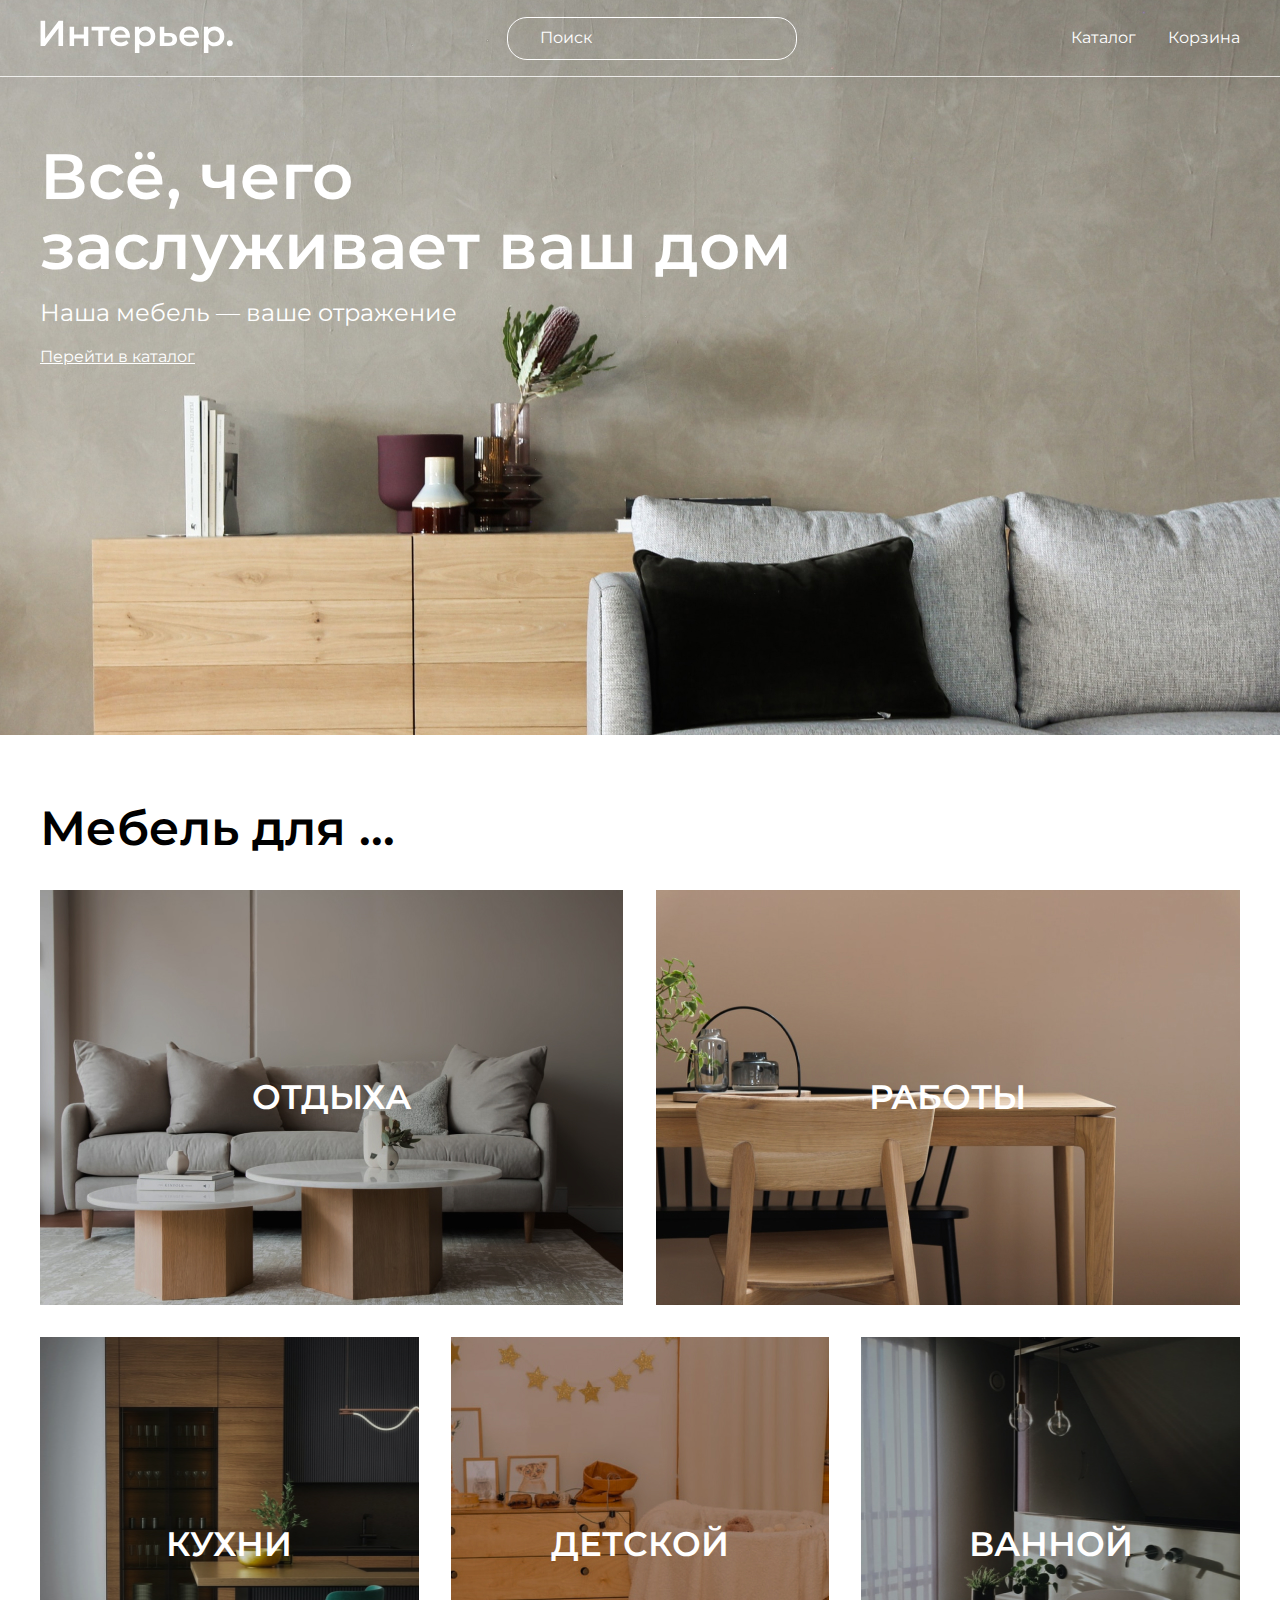
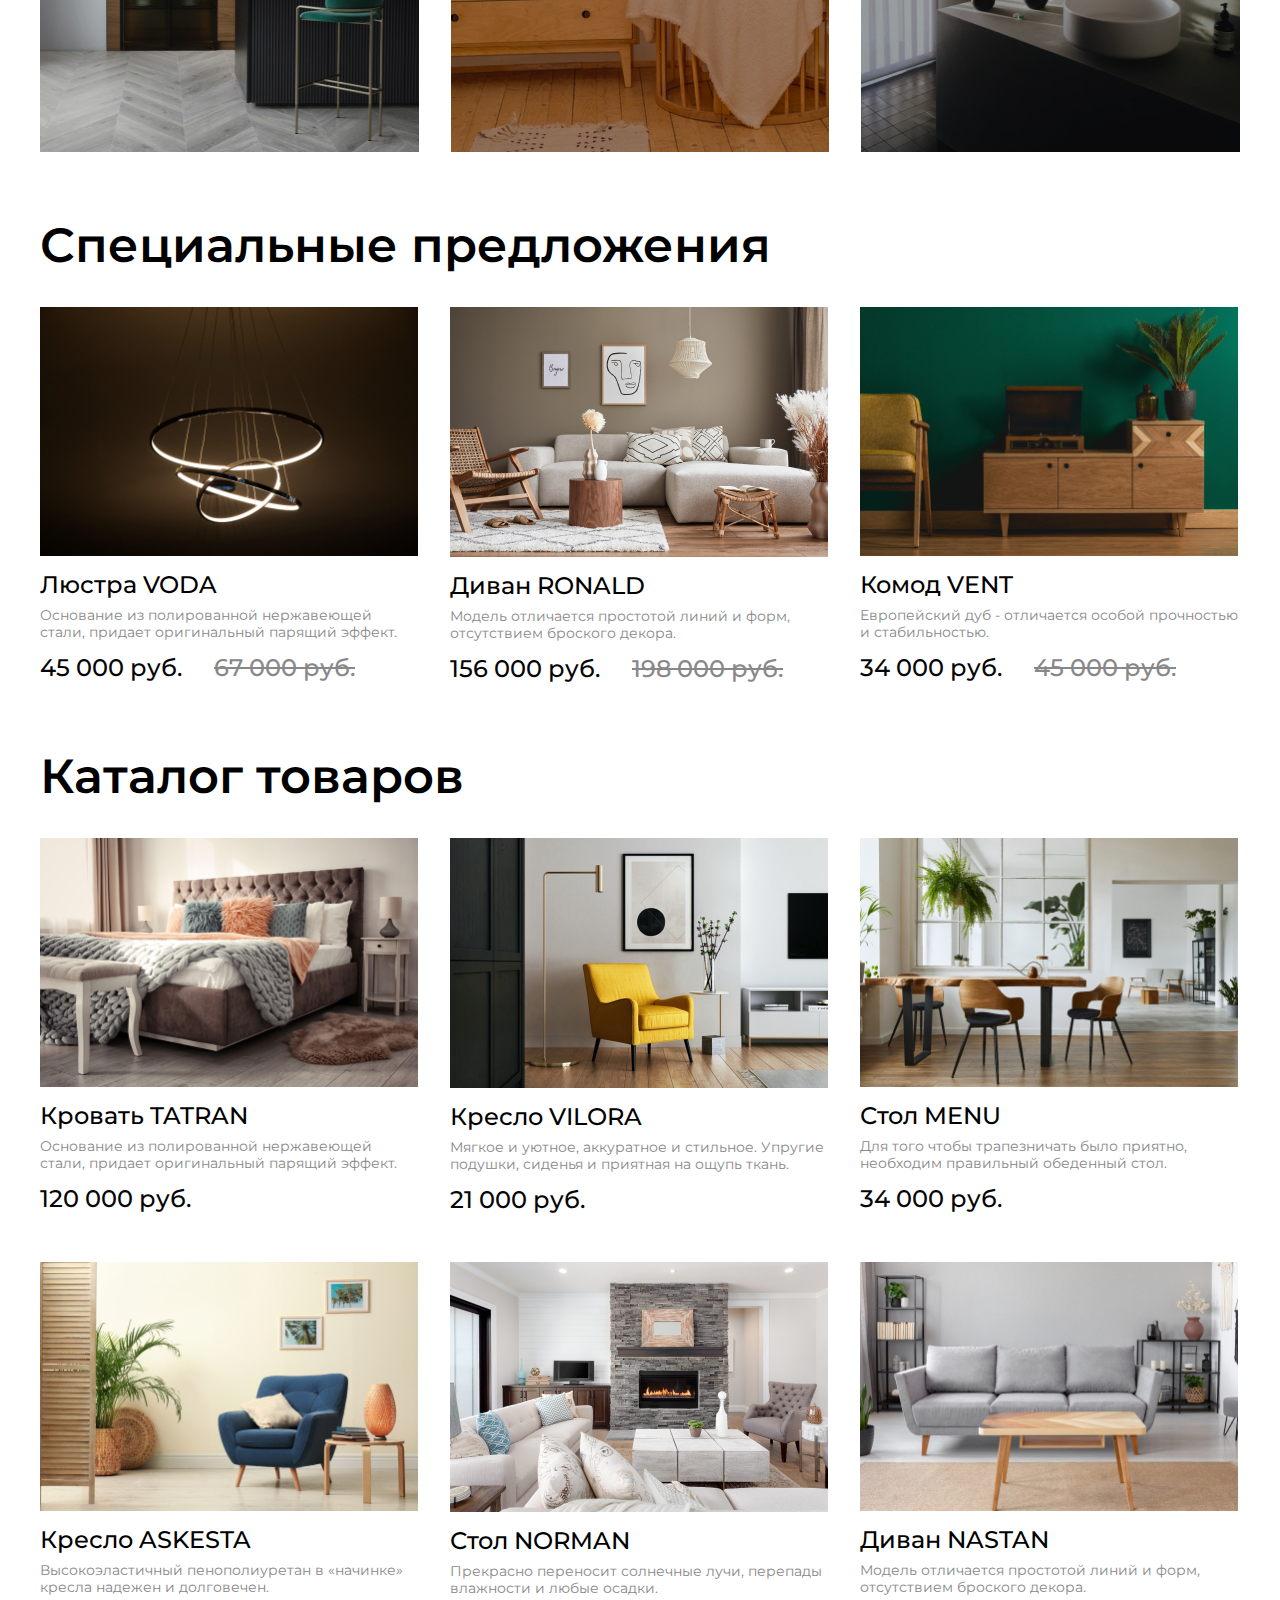
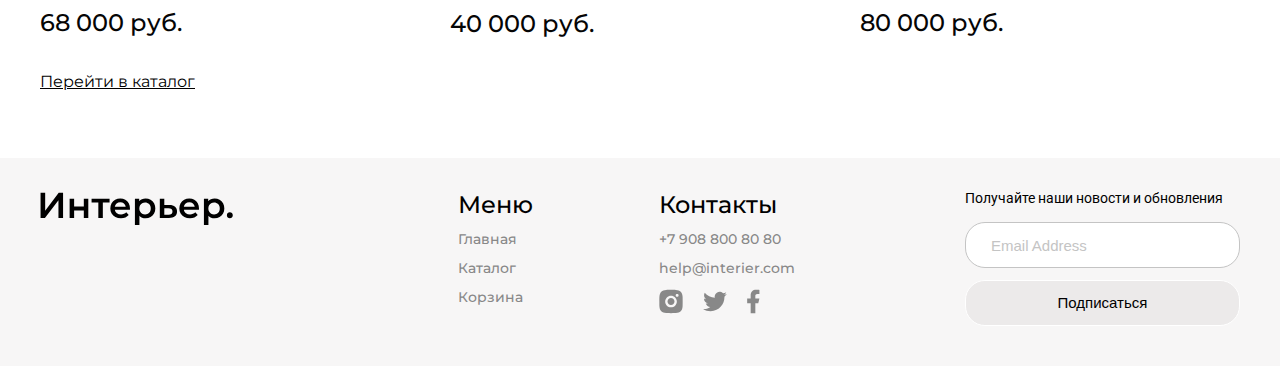
<file: index.html>
<!DOCTYPE html>
<html lang="en">
<head>
  <meta charset="UTF-8">
  <meta name="viewport" content="width=device-width, initial-scale=1.0">
  <meta http-equiv="X-UA-Compatible" content="ie=edge">
  <title>Main</title>
  <link rel="preconnect" href="https://fonts.googleapis.com">
<link rel="preconnect" href="https://fonts.gstatic.com" crossorigin>
<link href="https://fonts.googleapis.com/css2?family=Lato:ital,wght@0,700;1,300;1,900&family=Montserrat:ital,wght@0,400;0,500;0,600;1,400;1,500;1,600&family=Roboto&display=swap" rel="stylesheet">
  <link rel="stylesheet" href="style.css">
</head>
<body>
  <div class="top main">
    <header class="header center">
      <a href="index.html"><img class="top__logo" src="./img/logo.svg" alt="Логотип сайта" title="Вернуться на главную"></a>
      <input type="text" class="top__input" placeholder="Поиск">
      <nav class="top__nav">
        <a href="catalog.html" class="top__link">Каталог</a>
        <a href="cart.html" class="top__link">Корзина</a>
      </nav>
      <div class="menu-mob">
        <a href="#"><svg width="20" height="19" viewBox="0 0 20 19" fill="none" xmlns="http://www.w3.org/2000/svg">
          <g clip-path="url(#clip0_310_627)">
          <path d="M17.5069 16.0085L17.5069 16.0085C17.5897 16.0914 17.6881 16.1571 17.7963 16.2019C17.9046 16.2468 18.0206 16.2698 18.1377 16.2698C18.2549 16.2698 18.3709 16.2468 18.4791 16.2019C18.5873 16.1571 18.6857 16.0914 18.7685 16.0085C18.8514 15.9257 18.9171 15.8274 18.9619 15.7191C19.0068 15.6109 19.0298 15.4949 19.0298 15.3777C19.0298 15.2606 19.0068 15.1446 18.9619 15.0363C18.9171 14.9281 18.8514 14.8298 18.7685 14.7469L18.7685 14.7469L15.4368 11.416C16.4021 10.135 16.8547 8.53846 16.7038 6.93943C16.5501 5.31054 15.7816 3.80139 14.5547 2.719C13.3277 1.63662 11.7345 1.06232 10.0992 1.11292C8.46381 1.16352 6.90917 1.83523 5.7515 2.99141C4.59282 4.14838 3.91891 5.70363 3.86709 7.34023C3.81528 8.97682 4.38946 10.5716 5.47264 11.7995C6.55581 13.0275 8.06645 13.7962 9.69672 13.9491C11.2973 14.0991 12.8949 13.6444 14.1757 12.6766L17.5069 16.0085ZM13.5895 4.25366C14.0271 4.68416 14.3751 5.19703 14.6135 5.76269C14.8518 6.32835 14.9758 6.93561 14.9783 7.54944C14.9808 8.16327 14.8618 8.77152 14.628 9.3391C14.3943 9.90669 14.0505 10.4224 13.6164 10.8564C13.1824 11.2905 12.6667 11.6343 12.0991 11.868C11.5315 12.1018 10.9233 12.2208 10.3094 12.2183C9.6956 12.2158 9.08834 12.0918 8.52268 11.8535C7.95702 11.6151 7.44415 11.2671 7.01365 10.8295C6.15334 9.9551 5.67341 8.77613 5.6784 7.54944C5.6834 6.32275 6.17291 5.14773 7.04032 4.28033C7.90772 3.41292 9.08274 2.92341 10.3094 2.91841C11.5361 2.91342 12.7151 3.39335 13.5895 4.25366Z" fill="white" stroke="white" stroke-width="0.2"/>
          </g>
          <defs>
          <clipPath id="clip0_310_627">
          <rect width="19" height="19" fill="white" transform="translate(0.800537)"/>
          </clipPath>
          </defs>
          </svg>
          </a>
          <a href="#"><svg width="20" height="21" viewBox="0 0 20 21" fill="none" xmlns="http://www.w3.org/2000/svg">
            <rect x="0.800537" y="0.900024" width="4.57143" height="4.57143" fill="white"/>
            <rect x="0.800537" y="8.21436" width="4.57143" height="4.57143" fill="white"/>
            <rect x="0.800537" y="15.5286" width="4.57143" height="4.57143" fill="white"/>
            <rect x="8.11401" y="8.21436" width="4.57143" height="4.57143" fill="white"/>
            <rect x="8.11401" y="15.5286" width="4.57143" height="4.57143" fill="white"/>
            <rect x="8.11401" y="0.900024" width="4.57143" height="4.57143" fill="white"/>
            <rect x="15.4285" y="8.21436" width="4.57143" height="4.57143" fill="white"/>
            <rect x="15.4285" y="15.5286" width="4.57143" height="4.57143" fill="white"/>
            <rect x="15.4285" y="0.900024" width="4.57143" height="4.57143" fill="white"/>
            </svg>
            </a>
          <a href="#"><svg width="25" height="25" viewBox="0 0 25 25" fill="none" xmlns="http://www.w3.org/2000/svg">
            <path d="M14.5834 20.8333C15.1359 20.8333 15.6658 20.6138 16.0565 20.2231C16.4473 19.8324 16.6667 19.3025 16.6667 18.75C16.6667 18.1974 16.4473 17.6675 16.0565 17.2768C15.6658 16.8861 15.1359 16.6666 14.5834 16.6666C14.0309 16.6666 13.501 16.8861 13.1103 17.2768C12.7196 17.6675 12.5001 18.1974 12.5001 18.75C12.5001 19.3025 12.7196 19.8324 13.1103 20.2231C13.501 20.6138 14.0309 20.8333 14.5834 20.8333ZM7.29174 20.8333C7.84428 20.8333 8.37418 20.6138 8.76488 20.2231C9.15558 19.8324 9.37508 19.3025 9.37508 18.75C9.37508 18.1974 9.15558 17.6675 8.76488 17.2768C8.37418 16.8861 7.84428 16.6666 7.29174 16.6666C6.73921 16.6666 6.20931 16.8861 5.81861 17.2768C5.4279 17.6675 5.20841 18.1974 5.20841 18.75C5.20841 19.3025 5.4279 19.8324 5.81861 20.2231C6.20931 20.6138 6.73921 20.8333 7.29174 20.8333ZM20.873 6.16975C21.133 6.16136 21.3796 6.05217 21.5606 5.86525C21.7416 5.67834 21.8428 5.42836 21.8428 5.16819C21.8428 4.90801 21.7416 4.65804 21.5606 4.47112C21.3796 4.28421 21.133 4.17501 20.873 4.16663H19.674C18.7345 4.16663 17.922 4.81871 17.7178 5.73538L16.4126 11.6125C16.2084 12.5291 15.3959 13.1812 14.4563 13.1812H6.63133L5.12924 7.17079H14.8636C15.1212 7.15904 15.3644 7.04844 15.5425 6.86199C15.7206 6.67555 15.82 6.42761 15.82 6.16975C15.82 5.91189 15.7206 5.66395 15.5425 5.47751C15.3644 5.29106 15.1212 5.18046 14.8636 5.16871H5.12924C4.82473 5.16862 4.5242 5.23796 4.25051 5.37145C3.97682 5.50495 3.73716 5.69909 3.54976 5.93911C3.36236 6.17913 3.23215 6.45872 3.16903 6.75662C3.10591 7.05452 3.11154 7.36289 3.1855 7.65829L4.68758 13.6666C4.79586 14.1002 5.046 14.485 5.39821 14.7601C5.75042 15.0351 6.18447 15.1844 6.63133 15.1843H14.4563C15.368 15.1845 16.2524 14.8736 16.9636 14.3032C17.6748 13.7327 18.1701 12.9368 18.3678 12.0468L19.674 6.16975H20.873Z" fill="white"/>
            </svg>
            </a>
      </div>
    </header>
    <section class="center top__content">
        <h1 class="heading-big">Всё, чего <br>заслуживает ваш дом</h1>
        <p class="text">Наша мебель — ваше отражение</p>
        <a href="catalog.html" class="catalogue">Перейти в каталог</a>
    </section>
  </div>
  <section class="section center">
    <h2 class="heading-mid">Мебель для ...</h2>
    <div class="for">
      <div class="for__item for__item_1 for__item-big">ОТДЫХА</div>
      <div class="for__item for__item_2 for__item-big">РАБОТЫ</div>
      <div class="for__item for__item_3 for__item-little">КУХНИ</div>
      <div class="for__item for__item_4 for__item-little">ДЕТСКОЙ</div>
      <div class="for__item for__item_5 for__item-little">ВАННОЙ</div>
    </div>
  </section>
  <section class="special center">
      <h2 class="heading-mid">Специальные предложения</h2>
      <div class="content">
        <div class="product">
        <img src="./img/product2.jpg" class="product__img" alt="Люстра VODA">
        <h3 class="heading-small">Люстра VODA</h3>
        <p class="product__reklama">Основание из полированной нержавеющей стали, придает оригинальный парящий эффект.</p>
        <div class="product__box-price">
          <span class="product__price">45 000 руб.</span>
          <span class="product__price-old">67 000 руб.</span>
          </div>

        </div>
        <div class="product">
        <img src="./img/product3.jpg" class="product__img" alt="Диван RONALD">
          <h3 class="heading-small">Диван RONALD</h3>
          <p class="product__reklama">Модель отличается простотой линий и форм, отсутствием броского декора.</p>
          <div class="product__box-price">
            <span class="product__price">156 000 руб.</span>
            <span class="product__price-old">198 000 руб.</span>
        </div>
      </div>

        <div class="product">
        <img src="./img/product4.jpg" class="product__img" alt="Комод VENT">
      <h3 class="heading-small">Комод VENT</h3>
      <p class="product__reklama">Европейский дуб - отличается особой прочностью и стабильностью.</p>
      <div class="product__box-price">
        <span class="product__price">34 000 руб.</span>
        <span class="product__price-old">45 000 руб.</span>
        </div>
      </div>
      </div>
    </section>

    <section class="center">
      <h2 class="heading-mid">Каталог товаров</h2>
      <div class="content">
        <div class="product">
        <img src="./img/product5.jpg" class="product__img" alt="Кровать TATRAN">
        <h3 class="heading-small">Кровать TATRAN</h3>
        <p class="product__reklama">Основание из полированной нержавеющей стали, придает оригинальный парящий эффект.</p>
        <p class="product__price">120 000 руб.</p>
        </div>

        <div class="product">
        <img src="./img/product6.jpg" class="product__img" alt="Кресло VILORA">
        <h3 class="heading-small">Кресло VILORA</h3>
        <p class="product__reklama">Мягкое и уютное, аккуратное и стильное. Упругие подушки, сиденья и приятная на ощупь ткань.</p>
        <p class="product__price">21 000 руб.</p>
        </div>

        <div class="product">
        <img src="./img/product7.jpg" class="product__img" alt="Стол MENU">
        <h3 class="heading-small">Стол MENU</h3>
        <p class="product__reklama">Для того чтобы трапезничать было приятно, необходим правильный обеденный стол.</p>
        <p class="product__price">34 000 руб.</p>
        </div>

        <div class="product">
        <img src="./img/product8.jpg" class="product__img" alt="Кресло ASKESTA">
        <h3 class="heading-small">Кресло ASKESTA</h3>
        <p class="product__reklama">Высокоэластичный пенополиуретан в «начинке» кресла надежен и долговечен.</p>
        <p class="product__price">68 000 руб.</p>
        </div>

        <div class="product">
        <img src="./img/product9.jpg" class="product__img" alt="Стол NORMAN">
        <h3 class="heading-small">Стол NORMAN</h3>
        <p class="product__reklama">Прекрасно переносит солнечные лучи, перепады влажности и любые осадки.</p>
        <p class="product__price">40 000 руб.</p>
        </div>

        <div class="product">
        <img src="./img/product10.jpg" class="product__img" alt="Диван NASTAN">
        <h3 class="heading-small">Диван NASTAN</h3>
        <p class="product__reklama">Модель отличается простотой линий и форм, отсутствием броского декора.</p>
        <p class="product__price">80 000 руб.</p>
        </div>
      </div>
      <div class="prefooter center">
        <a href="catalog.html" class="prefooter__link">Перейти в каталог</a>
      </div>
    </section>

  <footer class="center footer">
    <div>
      <a href="index.html" class="footer__img"><img src="img/logo_footer.svg" alt=""></a>
    </div>
    <div class="footer__content center">
      <div class="footer__info">
        <div class="footer__nav">
          <h4 class="footer__menu">Меню</h4>
          <a href="index.html" class="footer__link">Главная</a>
          <a href="catalog.html" class="footer__link">Каталог</a>
          <a href="cart.html" class="footer__link">Корзина</a>
        </div>
        <div class="footer__contacts">
          <h4 class="footer__contact-text">Контакты</h4>
          <a href="" class="footer__link">+7 908 800 80 80</a>
          <a href="mailto:help@interier.com" class="footer__link">help@interier.com</a>
          <div class="footer__social">
            <a href="#"> <svg class="footer__icon" width="24" height="25" viewBox="0 0 24 25" fill="none" xmlns="http://www.w3.org/2000/svg">
              <path d="M12 0.851654C15.1699 0.851654 15.5654 0.863321 16.809 0.921654C18.0515 0.979987 18.8974 1.17482 19.6417 1.46415C20.4117 1.76049 21.0604 2.16182 21.709 2.80932C22.3023 3.39253 22.7613 4.09801 23.0542 4.87665C23.3424 5.61982 23.5384 6.46682 23.5967 7.70932C23.6515 8.95299 23.6667 9.34849 23.6667 12.5183C23.6667 15.6882 23.655 16.0837 23.5967 17.3273C23.5384 18.5698 23.3424 19.4157 23.0542 20.16C22.7622 20.9391 22.303 21.6447 21.709 22.2273C21.1257 22.8204 20.4202 23.2794 19.6417 23.5725C18.8985 23.8607 18.0515 24.0567 16.809 24.115C15.5654 24.1698 15.1699 24.185 12 24.185C8.83021 24.185 8.43471 24.1733 7.19104 24.115C5.94854 24.0567 5.10271 23.8607 4.35837 23.5725C3.57942 23.2802 2.87382 22.8211 2.29104 22.2273C1.69768 21.6442 1.23863 20.9387 0.945874 20.16C0.656541 19.4168 0.461707 18.5698 0.403374 17.3273C0.348541 16.0837 0.333374 15.6882 0.333374 12.5183C0.333374 9.34849 0.345041 8.95299 0.403374 7.70932C0.461707 6.46565 0.656541 5.62099 0.945874 4.87665C1.23782 4.09753 1.69698 3.39186 2.29104 2.80932C2.87399 2.21576 3.57954 1.75667 4.35837 1.46415C5.10271 1.17482 5.94737 0.979987 7.19104 0.921654C8.43471 0.866821 8.83021 0.851654 12 0.851654ZM12 6.68499C10.4529 6.68499 8.96921 7.29957 7.87525 8.39353C6.78129 9.48749 6.16671 10.9712 6.16671 12.5183C6.16671 14.0654 6.78129 15.5491 7.87525 16.6431C8.96921 17.7371 10.4529 18.3517 12 18.3517C13.5471 18.3517 15.0309 17.7371 16.1248 16.6431C17.2188 15.5491 17.8334 14.0654 17.8334 12.5183C17.8334 10.9712 17.2188 9.48749 16.1248 8.39353C15.0309 7.29957 13.5471 6.68499 12 6.68499ZM19.5834 6.39332C19.5834 6.00655 19.4297 5.63561 19.1562 5.36212C18.8827 5.08863 18.5118 4.93499 18.125 4.93499C17.7383 4.93499 17.3673 5.08863 17.0938 5.36212C16.8204 5.63561 16.6667 6.00655 16.6667 6.39332C16.6667 6.7801 16.8204 7.15103 17.0938 7.42452C17.3673 7.69801 17.7383 7.85165 18.125 7.85165C18.5118 7.85165 18.8827 7.69801 19.1562 7.42452C19.4297 7.15103 19.5834 6.7801 19.5834 6.39332ZM12 9.01832C12.9283 9.01832 13.8185 9.38707 14.4749 10.0434C15.1313 10.6998 15.5 11.5901 15.5 12.5183C15.5 13.4466 15.1313 14.3368 14.4749 14.9932C13.8185 15.6496 12.9283 16.0183 12 16.0183C11.0718 16.0183 10.1815 15.6496 9.52517 14.9932C8.86879 14.3368 8.50004 13.4466 8.50004 12.5183C8.50004 11.5901 8.86879 10.6998 9.52517 10.0434C10.1815 9.38707 11.0718 9.01832 12 9.01832Z" fill="#888888"/>
              </svg>
              </a>
            <a href="#"> <svg class="footer__icon" width="24" height="21" viewBox="0 0 24 21" fill="none" xmlns="http://www.w3.org/2000/svg">
              <path d="M23.8559 3.09913C22.9652 3.49311 22.0206 3.75185 21.0535 3.8668C22.0729 3.25714 22.8358 2.29765 23.2002 1.16713C22.2435 1.73646 21.1947 2.13546 20.1015 2.3513C19.3672 1.56564 18.3939 1.04459 17.333 0.869146C16.272 0.693704 15.1828 0.873703 14.2347 1.38116C13.2865 1.88861 12.5326 2.69509 12.0902 3.67522C11.6477 4.65535 11.5414 5.75421 11.7878 6.80096C9.84781 6.70373 7.9499 6.19957 6.21735 5.32124C4.4848 4.4429 2.95633 3.21002 1.73118 1.70263C1.29752 2.44749 1.06963 3.29423 1.07085 4.15613C1.07085 5.8478 1.93185 7.3423 3.24085 8.2173C2.46619 8.19291 1.70859 7.98371 1.03118 7.60713V7.6678C1.03142 8.79445 1.42128 9.88635 2.13467 10.7584C2.84806 11.6304 3.84108 12.2289 4.94535 12.4523C4.22623 12.6472 3.47221 12.6759 2.74035 12.5363C3.0517 13.5061 3.65852 14.3542 4.47587 14.9619C5.29322 15.5697 6.28017 15.9066 7.29852 15.9255C6.28641 16.7203 5.12756 17.3079 3.88821 17.6547C2.64886 18.0014 1.35333 18.1004 0.0756836 17.9461C2.306 19.3805 4.9023 20.1419 7.55402 20.1395C16.5292 20.1395 21.4374 12.7043 21.4374 6.25613C21.4374 6.04613 21.4315 5.8338 21.4222 5.62613C22.3775 4.93566 23.202 4.08032 23.857 3.1003L23.8559 3.09913Z" fill="#888888"/>
              </svg>
              </a>
            <a href="#"> <svg class="footer__icon" width="13" height="25" viewBox="0 0 13 25" fill="none" xmlns="http://www.w3.org/2000/svg">
              <path d="M8.33317 14.2218H11.2498L12.4165 9.55512H8.33317V7.22178C8.33317 6.02011 8.33317 4.88845 10.6665 4.88845H12.4165V0.968448C12.0362 0.918282 10.6 0.805115 9.08334 0.805115C5.91584 0.805115 3.6665 2.73828 3.6665 6.28845V9.55512H0.166504V14.2218H3.6665V24.1385H8.33317V14.2218Z" fill="#888888"/>
              </svg>
              </a>
          </div>
        </div>
      </div>
        <div class="footer__form">
          <form action="#" class="form">
            <p class="form__news">Получайте наши новости и обновления</p>
            <input type="email" class="form__mail" placeholder="Email Address">
            <button type="submit" class="form__button">Подписаться</button>
          </form>
        </div>
     
    </div>
  </footer>
</body>
</html>
</file>
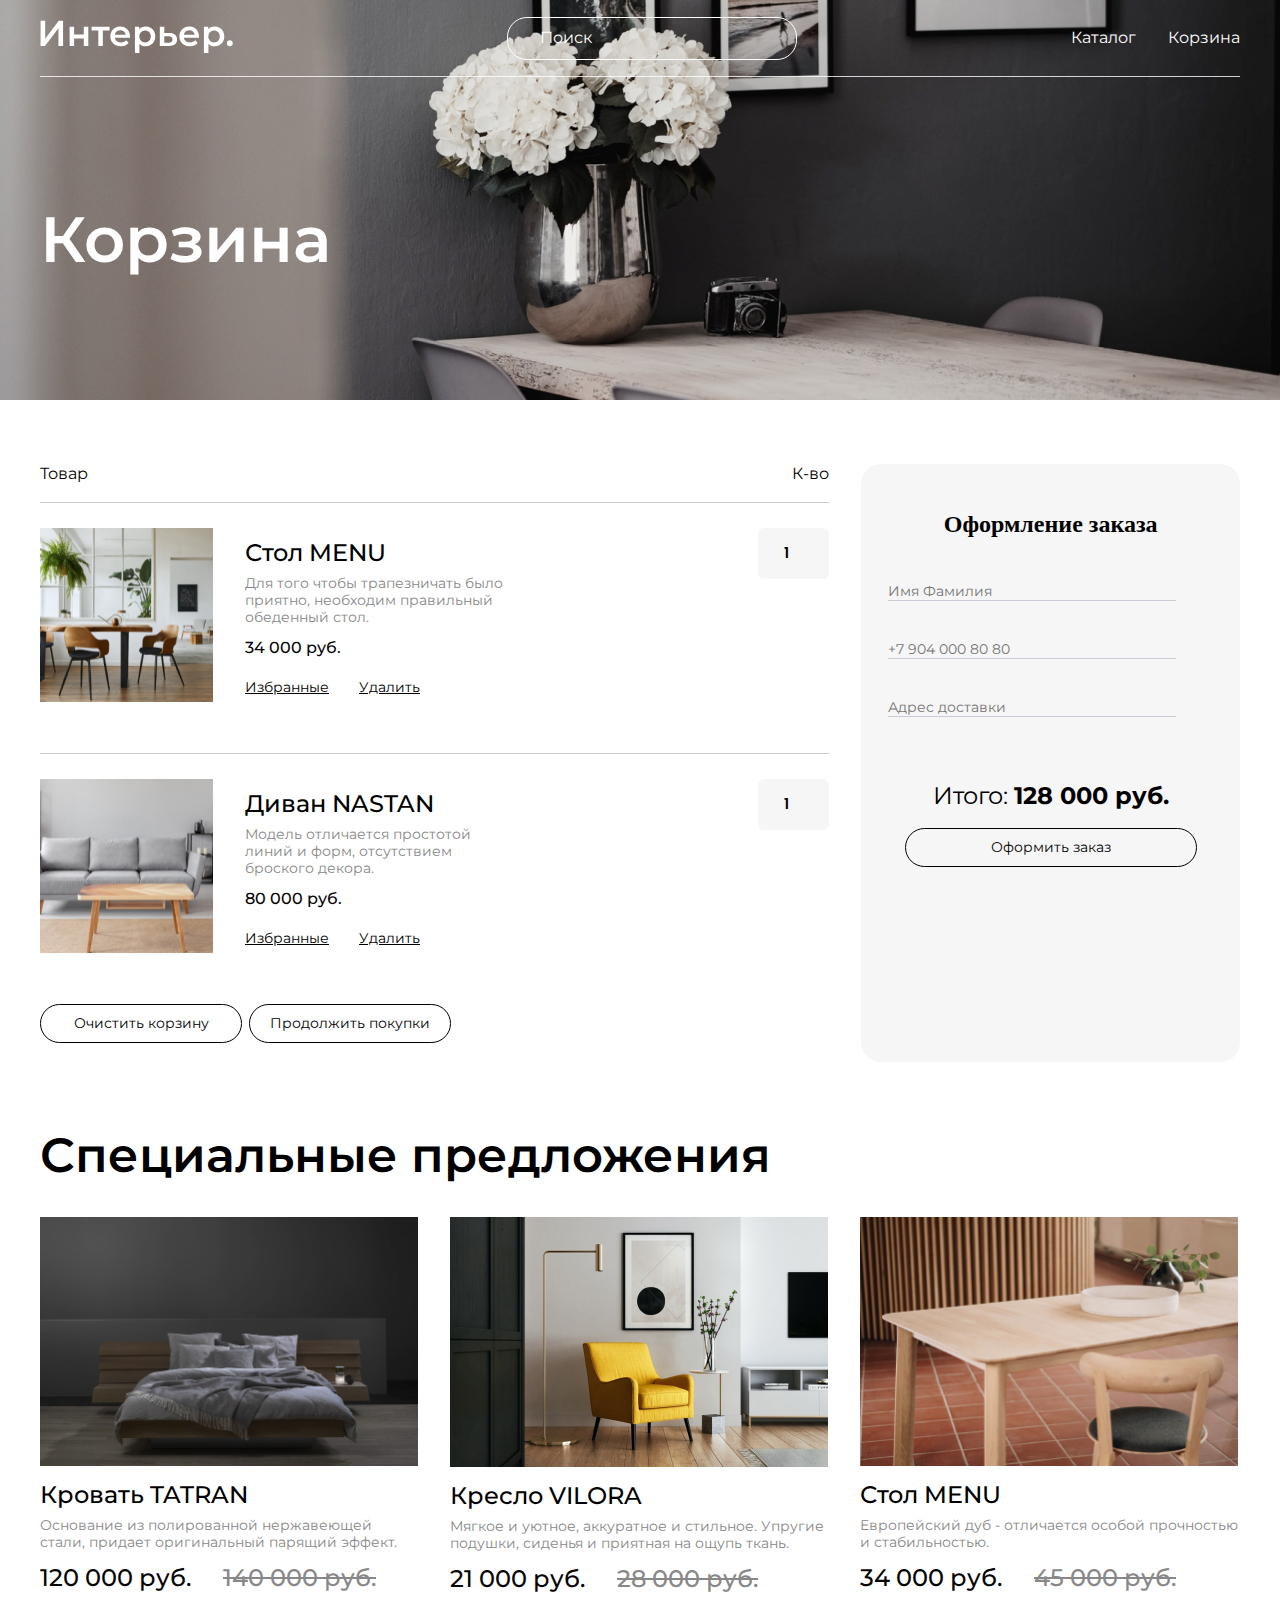
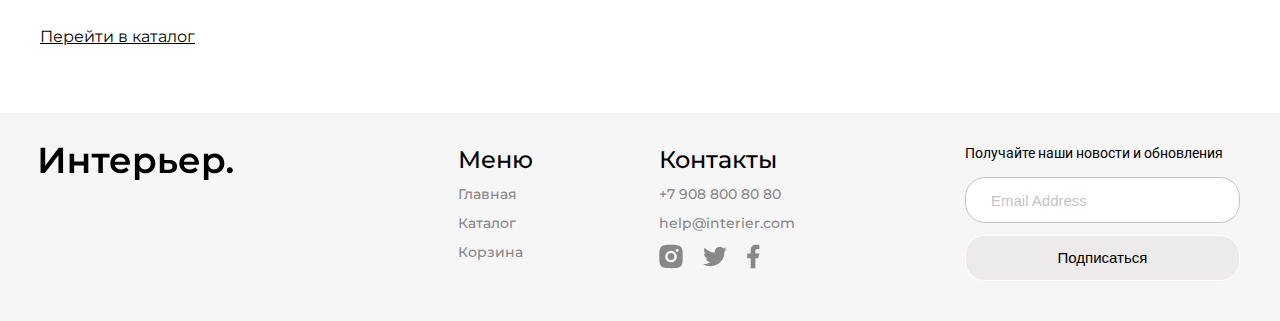
<file: cart.html>
<!DOCTYPE html>
<html lang="en">
<head>
  <meta charset="UTF-8">
  <meta name="viewport" content="width=device-width, initial-scale=1.0">
  <meta http-equiv="X-UA-Compatible" content="ie=edge">
  <title>Main</title>
  <link rel="preconnect" href="https://fonts.googleapis.com">
<link rel="preconnect" href="https://fonts.gstatic.com" crossorigin>
<link href="https://fonts.googleapis.com/css2?family=Lato:ital,wght@0,700;1,300;1,900&family=Montserrat:ital,wght@0,400;0,500;0,600;1,400;1,500;1,600&family=Poppins:wght@400;500;600&family=Roboto&display=swap" rel="stylesheet">
  <link rel="stylesheet" href="style.css">
</head>
<body>

 <div class="top basket center">
  <header class="header center">
    <a href="index.html"><img class="top__logo" src="./img/logo.svg" alt="Логотип сайта" title="Вернуться на главную"></a>
    <input type="text" class="top__input" placeholder="Поиск">
    <nav class="top__nav">
      <a href="catalog.html" class="top__link">Каталог</a>
      <a href="cart.html" class="top__link">Корзина</a>
    </nav>
    <div class="menu-mob">
      <a href="#"><svg width="20" height="19" viewBox="0 0 20 19" fill="none" xmlns="http://www.w3.org/2000/svg">
        <g clip-path="url(#clip0_310_627)">
        <path d="M17.5069 16.0085L17.5069 16.0085C17.5897 16.0914 17.6881 16.1571 17.7963 16.2019C17.9046 16.2468 18.0206 16.2698 18.1377 16.2698C18.2549 16.2698 18.3709 16.2468 18.4791 16.2019C18.5873 16.1571 18.6857 16.0914 18.7685 16.0085C18.8514 15.9257 18.9171 15.8274 18.9619 15.7191C19.0068 15.6109 19.0298 15.4949 19.0298 15.3777C19.0298 15.2606 19.0068 15.1446 18.9619 15.0363C18.9171 14.9281 18.8514 14.8298 18.7685 14.7469L18.7685 14.7469L15.4368 11.416C16.4021 10.135 16.8547 8.53846 16.7038 6.93943C16.5501 5.31054 15.7816 3.80139 14.5547 2.719C13.3277 1.63662 11.7345 1.06232 10.0992 1.11292C8.46381 1.16352 6.90917 1.83523 5.7515 2.99141C4.59282 4.14838 3.91891 5.70363 3.86709 7.34023C3.81528 8.97682 4.38946 10.5716 5.47264 11.7995C6.55581 13.0275 8.06645 13.7962 9.69672 13.9491C11.2973 14.0991 12.8949 13.6444 14.1757 12.6766L17.5069 16.0085ZM13.5895 4.25366C14.0271 4.68416 14.3751 5.19703 14.6135 5.76269C14.8518 6.32835 14.9758 6.93561 14.9783 7.54944C14.9808 8.16327 14.8618 8.77152 14.628 9.3391C14.3943 9.90669 14.0505 10.4224 13.6164 10.8564C13.1824 11.2905 12.6667 11.6343 12.0991 11.868C11.5315 12.1018 10.9233 12.2208 10.3094 12.2183C9.6956 12.2158 9.08834 12.0918 8.52268 11.8535C7.95702 11.6151 7.44415 11.2671 7.01365 10.8295C6.15334 9.9551 5.67341 8.77613 5.6784 7.54944C5.6834 6.32275 6.17291 5.14773 7.04032 4.28033C7.90772 3.41292 9.08274 2.92341 10.3094 2.91841C11.5361 2.91342 12.7151 3.39335 13.5895 4.25366Z" fill="white" stroke="white" stroke-width="0.2"/>
        </g>
        <defs>
        <clipPath id="clip0_310_627">
        <rect width="19" height="19" fill="white" transform="translate(0.800537)"/>
        </clipPath>
        </defs>
        </svg>
        </a>
        <a href="#"><svg width="20" height="21" viewBox="0 0 20 21" fill="none" xmlns="http://www.w3.org/2000/svg">
          <rect x="0.800537" y="0.900024" width="4.57143" height="4.57143" fill="white"/>
          <rect x="0.800537" y="8.21436" width="4.57143" height="4.57143" fill="white"/>
          <rect x="0.800537" y="15.5286" width="4.57143" height="4.57143" fill="white"/>
          <rect x="8.11401" y="8.21436" width="4.57143" height="4.57143" fill="white"/>
          <rect x="8.11401" y="15.5286" width="4.57143" height="4.57143" fill="white"/>
          <rect x="8.11401" y="0.900024" width="4.57143" height="4.57143" fill="white"/>
          <rect x="15.4285" y="8.21436" width="4.57143" height="4.57143" fill="white"/>
          <rect x="15.4285" y="15.5286" width="4.57143" height="4.57143" fill="white"/>
          <rect x="15.4285" y="0.900024" width="4.57143" height="4.57143" fill="white"/>
          </svg>
          </a>
        <a href="#"><svg width="25" height="25" viewBox="0 0 25 25" fill="none" xmlns="http://www.w3.org/2000/svg">
          <path d="M14.5834 20.8333C15.1359 20.8333 15.6658 20.6138 16.0565 20.2231C16.4473 19.8324 16.6667 19.3025 16.6667 18.75C16.6667 18.1974 16.4473 17.6675 16.0565 17.2768C15.6658 16.8861 15.1359 16.6666 14.5834 16.6666C14.0309 16.6666 13.501 16.8861 13.1103 17.2768C12.7196 17.6675 12.5001 18.1974 12.5001 18.75C12.5001 19.3025 12.7196 19.8324 13.1103 20.2231C13.501 20.6138 14.0309 20.8333 14.5834 20.8333ZM7.29174 20.8333C7.84428 20.8333 8.37418 20.6138 8.76488 20.2231C9.15558 19.8324 9.37508 19.3025 9.37508 18.75C9.37508 18.1974 9.15558 17.6675 8.76488 17.2768C8.37418 16.8861 7.84428 16.6666 7.29174 16.6666C6.73921 16.6666 6.20931 16.8861 5.81861 17.2768C5.4279 17.6675 5.20841 18.1974 5.20841 18.75C5.20841 19.3025 5.4279 19.8324 5.81861 20.2231C6.20931 20.6138 6.73921 20.8333 7.29174 20.8333ZM20.873 6.16975C21.133 6.16136 21.3796 6.05217 21.5606 5.86525C21.7416 5.67834 21.8428 5.42836 21.8428 5.16819C21.8428 4.90801 21.7416 4.65804 21.5606 4.47112C21.3796 4.28421 21.133 4.17501 20.873 4.16663H19.674C18.7345 4.16663 17.922 4.81871 17.7178 5.73538L16.4126 11.6125C16.2084 12.5291 15.3959 13.1812 14.4563 13.1812H6.63133L5.12924 7.17079H14.8636C15.1212 7.15904 15.3644 7.04844 15.5425 6.86199C15.7206 6.67555 15.82 6.42761 15.82 6.16975C15.82 5.91189 15.7206 5.66395 15.5425 5.47751C15.3644 5.29106 15.1212 5.18046 14.8636 5.16871H5.12924C4.82473 5.16862 4.5242 5.23796 4.25051 5.37145C3.97682 5.50495 3.73716 5.69909 3.54976 5.93911C3.36236 6.17913 3.23215 6.45872 3.16903 6.75662C3.10591 7.05452 3.11154 7.36289 3.1855 7.65829L4.68758 13.6666C4.79586 14.1002 5.046 14.485 5.39821 14.7601C5.75042 15.0351 6.18447 15.1844 6.63133 15.1843H14.4563C15.368 15.1845 16.2524 14.8736 16.9636 14.3032C17.6748 13.7327 18.1701 12.9368 18.3678 12.0468L19.674 6.16975H20.873Z" fill="white"/>
          </svg>
          </a>
    </div>
  </header>
  <h1 class="heading-big cart-text">Корзина</h1>
 </div>
 <div class="cart center">
  <div class="cart__content">
      <div class="cart__box">
          <p>Товар</p>
          <p>К-во</p>
      </div>
      <div class="cart__item">
          <div class="cart__left">
              <img class="cart__img" src="./img/image1_cart.jpg" alt="Стол MENU">
              <div class="cart__info">
                  <h4 class="heading-small">Стол MENU</h4>
                  <p class="cart__reklama">Для того чтобы трапезничать было приятно, необходим правильный обеденный стол.</p>
                  <p class="cart__price">34 000 руб.</p>
                  <div class="cart__link-box">
                    <a class="cart__link-box" href="#">Избранные</a>
                    <a class="cart__link-box" href="#">Удалить</a>
                  </div>
              </div>
          </div>
          <input class="cart__input" type="number" value="1" min="1">
      </div>
      <div class="cart__item">
          <div class="cart__left">
              <img class="cart__img" src="./img/image2_cart.jpg" alt="Диван NASTAN">
              <div class="cart__info">
                  <h4 class="heading-small">Диван NASTAN</h4>
                  <p class="cart__reklama">Модель отличается простотой линий и форм, отсутствием броского декора.</p>
                  <p class="cart__price">80 000 руб.</p>
                  <div class="cart__link-box">
                      <a class="cart__link-box" href="#">Избранные</a>
                      <a class="cart__link-box" href="#">Удалить</a>
                  </div>
              </div>
          </div>
          <input class="cart__input" type="number" value="1" min="1">
      </div>
      <div class="cart__button-box">
          <a class="cart__button">Очистить корзину</a>
          <a class="cart__button">Продолжить покупки</a>
      </div>
  </div>
  <div class="cart__form">
      <h3 class="cart__heading">Оформление заказа</h3>
      <form class="cart__blank blank" action="#">
        <div class="blank__form">
          <input class="blank__input" type="text" placeholder="Имя Фамилия">
          <input class="blank__input" type="text" placeholder="+7 904 000 80 80">
          <input class="blank__input" type="text" placeholder="Адрес доставки">
        </div>
          <h3 class="result">Итого: <b>128 000 руб.</b></h3>
          <a class="cart__button blank__button" href="#">Оформить заказ</a>
        </form>
  </div>
</div>
  
  <section class="special center">
      <h2 class="heading-mid">Специальные предложения</h2>
      <div class="content">
        <div class="product">
          <img src="./img/product_catalog1.jpg" class="product__img" alt="Кровать TATRAN">
          <h3 class="heading-small">Кровать TATRAN</h3>
          <p class="product__reklama">Основание из полированной нержавеющей стали, придает оригинальный парящий эффект.</p>
        <div class="product__box-price">
          <span class="product__price">120 000 руб.</span>
          <span class="product__price-old">140 000 руб.</span>
          </div>

        </div>
        <div class="product">
          <img src="./img/product_catalog2.jpg" class="product__img" alt="Кресло VILORA">
          <h3 class="heading-small">Кресло VILORA</h3>
          <p class="product__reklama">Мягкое и уютное, аккуратное и стильное. Упругие подушки, сиденья и приятная на ощупь ткань.</p>
          <div class="product__box-price">
            <span class="product__price">21 000 руб.</span>
            <span class="product__price-old">28 000 руб.</span>
        </div>
      </div>

        <div class="product">
          <img src="./img/product_catalog3.jpg" class="product__img" alt="Стол MENU">
          <h3 class="heading-small">Стол MENU</h3>
          <p class="product__reklama">Европейский дуб - отличается особой прочностью и стабильностью.</p>
      <div class="product__box-price">
        <span class="product__price">34 000 руб.</span>
        <span class="product__price-old">45 000 руб.</span>
        </div>
      </div>
      </div>
    </section>

   
    <div class="prefooter center">
      <a href="catalog.html" class="prefooter__link">Перейти в каталог</a>
      </div>

  <footer class="center footer">
    <div>
      <a href="index.html" class="footer__img"><img src="img/logo_footer.svg" alt=""></a>
    </div>
    <div class="footer__content">
      <div class="footer__info">
        <div class="footer__nav">
          <h4 class="footer__menu">Меню</h4>
          <a href="index.html" class="footer__link">Главная</a>
          <a href="catalog.html" class="footer__link">Каталог</a>
          <a href="cart.html" class="footer__link">Корзина</a>
        </div>
        <div class="footer__contacts">
          <h4 class="footer__contact-text">Контакты</h4>
          <a href="" class="footer__link">+7 908 800 80 80</a>
          <a href="mailto:help@interier.com" class="footer__link">help@interier.com</a>
          <div class="footer__social">
            <a href="#"> <svg class="footer__icon" width="24" height="25" viewBox="0 0 24 25" fill="none" xmlns="http://www.w3.org/2000/svg">
              <path d="M12 0.851654C15.1699 0.851654 15.5654 0.863321 16.809 0.921654C18.0515 0.979987 18.8974 1.17482 19.6417 1.46415C20.4117 1.76049 21.0604 2.16182 21.709 2.80932C22.3023 3.39253 22.7613 4.09801 23.0542 4.87665C23.3424 5.61982 23.5384 6.46682 23.5967 7.70932C23.6515 8.95299 23.6667 9.34849 23.6667 12.5183C23.6667 15.6882 23.655 16.0837 23.5967 17.3273C23.5384 18.5698 23.3424 19.4157 23.0542 20.16C22.7622 20.9391 22.303 21.6447 21.709 22.2273C21.1257 22.8204 20.4202 23.2794 19.6417 23.5725C18.8985 23.8607 18.0515 24.0567 16.809 24.115C15.5654 24.1698 15.1699 24.185 12 24.185C8.83021 24.185 8.43471 24.1733 7.19104 24.115C5.94854 24.0567 5.10271 23.8607 4.35837 23.5725C3.57942 23.2802 2.87382 22.8211 2.29104 22.2273C1.69768 21.6442 1.23863 20.9387 0.945874 20.16C0.656541 19.4168 0.461707 18.5698 0.403374 17.3273C0.348541 16.0837 0.333374 15.6882 0.333374 12.5183C0.333374 9.34849 0.345041 8.95299 0.403374 7.70932C0.461707 6.46565 0.656541 5.62099 0.945874 4.87665C1.23782 4.09753 1.69698 3.39186 2.29104 2.80932C2.87399 2.21576 3.57954 1.75667 4.35837 1.46415C5.10271 1.17482 5.94737 0.979987 7.19104 0.921654C8.43471 0.866821 8.83021 0.851654 12 0.851654ZM12 6.68499C10.4529 6.68499 8.96921 7.29957 7.87525 8.39353C6.78129 9.48749 6.16671 10.9712 6.16671 12.5183C6.16671 14.0654 6.78129 15.5491 7.87525 16.6431C8.96921 17.7371 10.4529 18.3517 12 18.3517C13.5471 18.3517 15.0309 17.7371 16.1248 16.6431C17.2188 15.5491 17.8334 14.0654 17.8334 12.5183C17.8334 10.9712 17.2188 9.48749 16.1248 8.39353C15.0309 7.29957 13.5471 6.68499 12 6.68499ZM19.5834 6.39332C19.5834 6.00655 19.4297 5.63561 19.1562 5.36212C18.8827 5.08863 18.5118 4.93499 18.125 4.93499C17.7383 4.93499 17.3673 5.08863 17.0938 5.36212C16.8204 5.63561 16.6667 6.00655 16.6667 6.39332C16.6667 6.7801 16.8204 7.15103 17.0938 7.42452C17.3673 7.69801 17.7383 7.85165 18.125 7.85165C18.5118 7.85165 18.8827 7.69801 19.1562 7.42452C19.4297 7.15103 19.5834 6.7801 19.5834 6.39332ZM12 9.01832C12.9283 9.01832 13.8185 9.38707 14.4749 10.0434C15.1313 10.6998 15.5 11.5901 15.5 12.5183C15.5 13.4466 15.1313 14.3368 14.4749 14.9932C13.8185 15.6496 12.9283 16.0183 12 16.0183C11.0718 16.0183 10.1815 15.6496 9.52517 14.9932C8.86879 14.3368 8.50004 13.4466 8.50004 12.5183C8.50004 11.5901 8.86879 10.6998 9.52517 10.0434C10.1815 9.38707 11.0718 9.01832 12 9.01832Z" fill="#888888"/>
              </svg>
              </a>
            <a href="#"> <svg class="footer__icon" width="24" height="21" viewBox="0 0 24 21" fill="none" xmlns="http://www.w3.org/2000/svg">
              <path d="M23.8559 3.09913C22.9652 3.49311 22.0206 3.75185 21.0535 3.8668C22.0729 3.25714 22.8358 2.29765 23.2002 1.16713C22.2435 1.73646 21.1947 2.13546 20.1015 2.3513C19.3672 1.56564 18.3939 1.04459 17.333 0.869146C16.272 0.693704 15.1828 0.873703 14.2347 1.38116C13.2865 1.88861 12.5326 2.69509 12.0902 3.67522C11.6477 4.65535 11.5414 5.75421 11.7878 6.80096C9.84781 6.70373 7.9499 6.19957 6.21735 5.32124C4.4848 4.4429 2.95633 3.21002 1.73118 1.70263C1.29752 2.44749 1.06963 3.29423 1.07085 4.15613C1.07085 5.8478 1.93185 7.3423 3.24085 8.2173C2.46619 8.19291 1.70859 7.98371 1.03118 7.60713V7.6678C1.03142 8.79445 1.42128 9.88635 2.13467 10.7584C2.84806 11.6304 3.84108 12.2289 4.94535 12.4523C4.22623 12.6472 3.47221 12.6759 2.74035 12.5363C3.0517 13.5061 3.65852 14.3542 4.47587 14.9619C5.29322 15.5697 6.28017 15.9066 7.29852 15.9255C6.28641 16.7203 5.12756 17.3079 3.88821 17.6547C2.64886 18.0014 1.35333 18.1004 0.0756836 17.9461C2.306 19.3805 4.9023 20.1419 7.55402 20.1395C16.5292 20.1395 21.4374 12.7043 21.4374 6.25613C21.4374 6.04613 21.4315 5.8338 21.4222 5.62613C22.3775 4.93566 23.202 4.08032 23.857 3.1003L23.8559 3.09913Z" fill="#888888"/>
              </svg>
              </a>
            <a href="#"> <svg class="footer__icon" width="13" height="25" viewBox="0 0 13 25" fill="none" xmlns="http://www.w3.org/2000/svg">
              <path d="M8.33317 14.2218H11.2498L12.4165 9.55512H8.33317V7.22178C8.33317 6.02011 8.33317 4.88845 10.6665 4.88845H12.4165V0.968448C12.0362 0.918282 10.6 0.805115 9.08334 0.805115C5.91584 0.805115 3.6665 2.73828 3.6665 6.28845V9.55512H0.166504V14.2218H3.6665V24.1385H8.33317V14.2218Z" fill="#888888"/>
              </svg>
              </a>
          </div>
        </div>
      </div>
        <div class="footer__form">
          <form action="#" class="form">
            <p class="form__news">Получайте наши новости и обновления</p>
            <input type="email" class="form__mail" placeholder="Email Address">
            <button type="submit" class="form__button">Подписаться</button>
          </form>
        </div>
    </div>
  </footer>
</body>
</html>
</file>
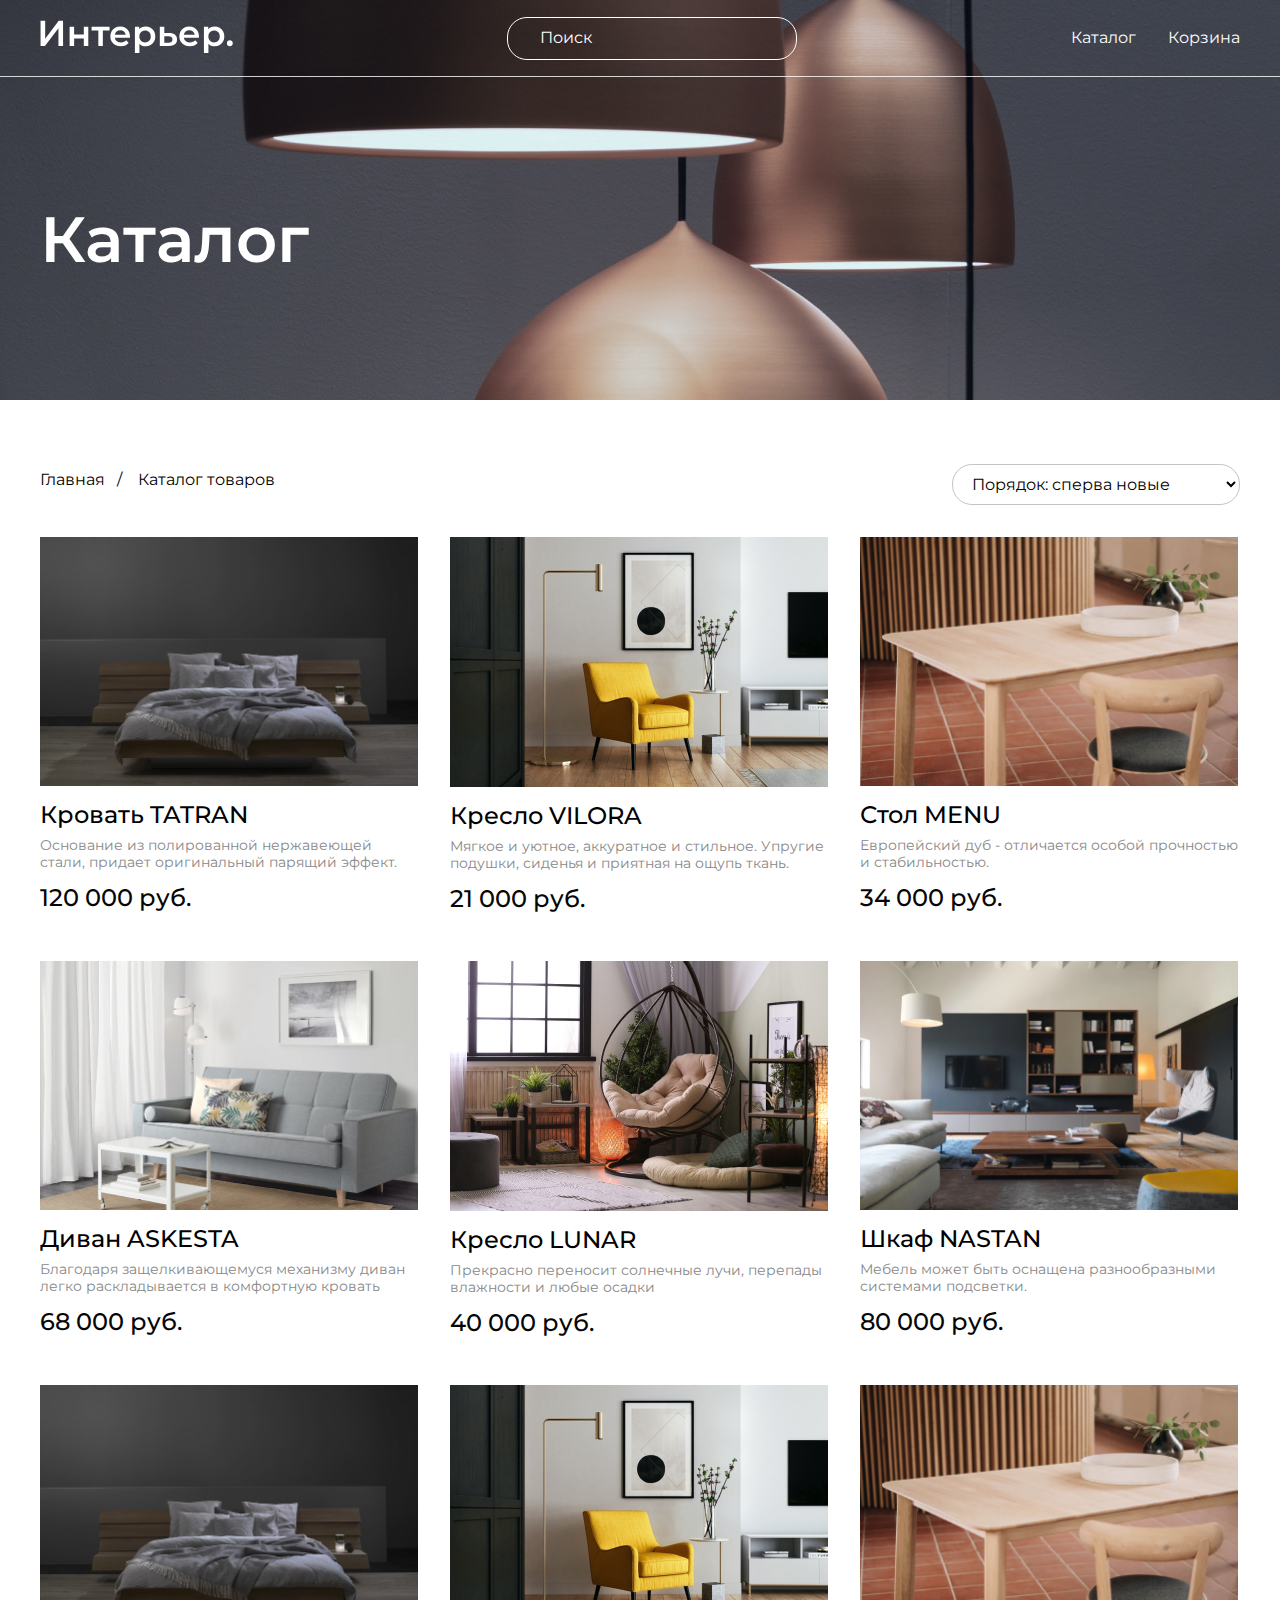
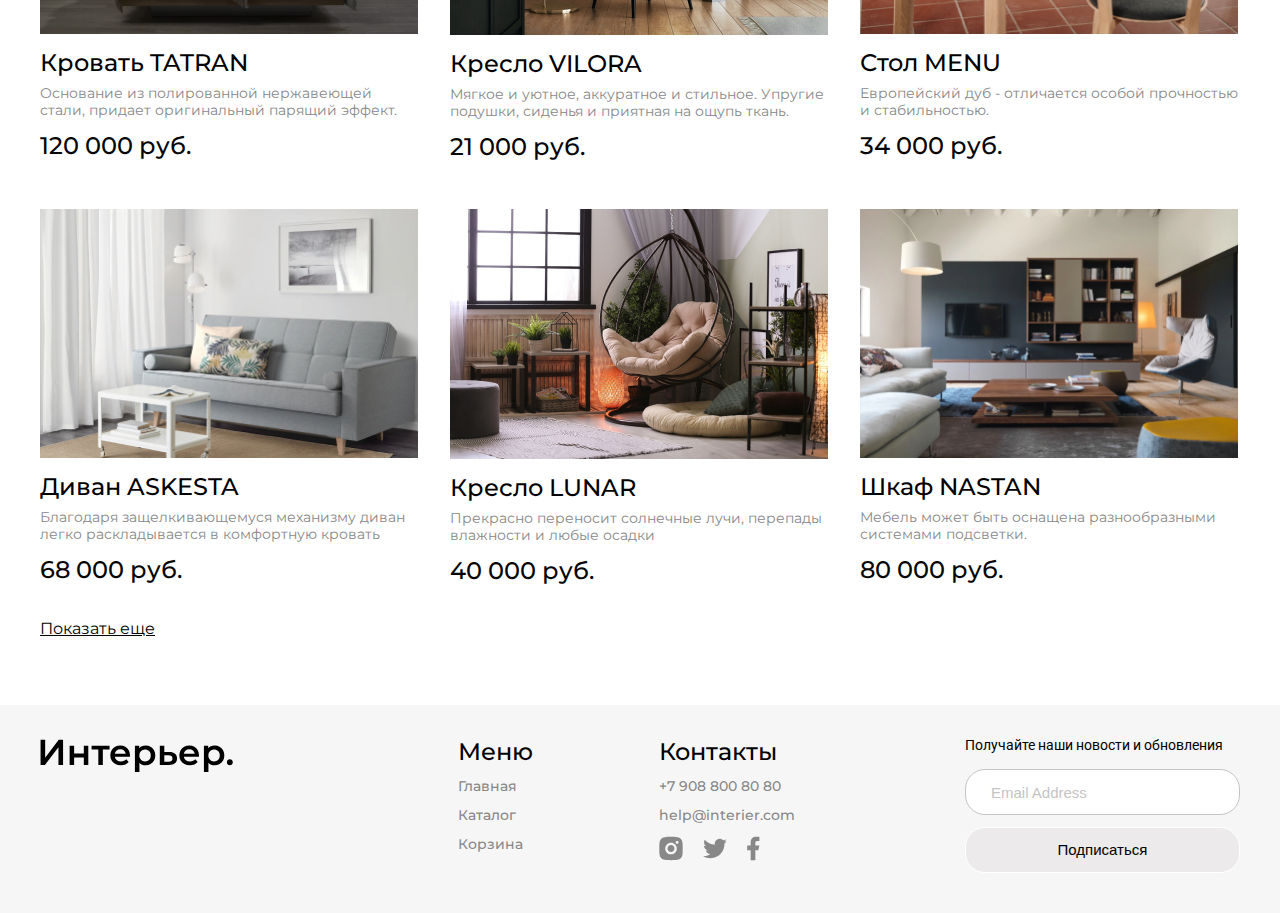
<file: catalog.html>
<!DOCTYPE html>
<html lang="en">
<head>
  <meta charset="UTF-8">
  <meta name="viewport" content="width=device-width, initial-scale=1.0">
  <meta http-equiv="X-UA-Compatible" content="ie=edge">
  <title>Catalog</title>
  <link rel="preconnect" href="https://fonts.googleapis.com">
  <link rel="preconnect" href="https://fonts.gstatic.com" crossorigin>
  <link href="https://fonts.googleapis.com/css2?family=Lato:ital,wght@0,700;1,300;1,900&family=Montserrat:ital,wght@0,400;0,500;0,600;1,400;1,500;1,600&family=Roboto&display=swap" rel="stylesheet">
    <link rel="stylesheet" href="style.css">
</head>
<body>
  <div class="top catalog">
    <header class="header center">
      <a href="index.html"><img class="top__logo" src="./img/logo.svg" alt="Логотип сайта" title="Вернуться на главную"></a>
      <input type="text" class="top__input" placeholder="Поиск">
      <nav class="top__nav">
        <a href="catalog.html" class="top__link">Каталог</a>
        <a href="cart.html" class="top__link">Корзина</a>
      </nav>
      <div class="menu-mob">
        <a href="#"><svg width="20" height="19" viewBox="0 0 20 19" fill="none" xmlns="http://www.w3.org/2000/svg">
          <g clip-path="url(#clip0_310_627)">
          <path d="M17.5069 16.0085L17.5069 16.0085C17.5897 16.0914 17.6881 16.1571 17.7963 16.2019C17.9046 16.2468 18.0206 16.2698 18.1377 16.2698C18.2549 16.2698 18.3709 16.2468 18.4791 16.2019C18.5873 16.1571 18.6857 16.0914 18.7685 16.0085C18.8514 15.9257 18.9171 15.8274 18.9619 15.7191C19.0068 15.6109 19.0298 15.4949 19.0298 15.3777C19.0298 15.2606 19.0068 15.1446 18.9619 15.0363C18.9171 14.9281 18.8514 14.8298 18.7685 14.7469L18.7685 14.7469L15.4368 11.416C16.4021 10.135 16.8547 8.53846 16.7038 6.93943C16.5501 5.31054 15.7816 3.80139 14.5547 2.719C13.3277 1.63662 11.7345 1.06232 10.0992 1.11292C8.46381 1.16352 6.90917 1.83523 5.7515 2.99141C4.59282 4.14838 3.91891 5.70363 3.86709 7.34023C3.81528 8.97682 4.38946 10.5716 5.47264 11.7995C6.55581 13.0275 8.06645 13.7962 9.69672 13.9491C11.2973 14.0991 12.8949 13.6444 14.1757 12.6766L17.5069 16.0085ZM13.5895 4.25366C14.0271 4.68416 14.3751 5.19703 14.6135 5.76269C14.8518 6.32835 14.9758 6.93561 14.9783 7.54944C14.9808 8.16327 14.8618 8.77152 14.628 9.3391C14.3943 9.90669 14.0505 10.4224 13.6164 10.8564C13.1824 11.2905 12.6667 11.6343 12.0991 11.868C11.5315 12.1018 10.9233 12.2208 10.3094 12.2183C9.6956 12.2158 9.08834 12.0918 8.52268 11.8535C7.95702 11.6151 7.44415 11.2671 7.01365 10.8295C6.15334 9.9551 5.67341 8.77613 5.6784 7.54944C5.6834 6.32275 6.17291 5.14773 7.04032 4.28033C7.90772 3.41292 9.08274 2.92341 10.3094 2.91841C11.5361 2.91342 12.7151 3.39335 13.5895 4.25366Z" fill="white" stroke="white" stroke-width="0.2"/>
          </g>
          <defs>
          <clipPath id="clip0_310_627">
          <rect width="19" height="19" fill="white" transform="translate(0.800537)"/>
          </clipPath>
          </defs>
          </svg>
          </a>
          <a href="#"><svg width="20" height="21" viewBox="0 0 20 21" fill="none" xmlns="http://www.w3.org/2000/svg">
            <rect x="0.800537" y="0.900024" width="4.57143" height="4.57143" fill="white"/>
            <rect x="0.800537" y="8.21436" width="4.57143" height="4.57143" fill="white"/>
            <rect x="0.800537" y="15.5286" width="4.57143" height="4.57143" fill="white"/>
            <rect x="8.11401" y="8.21436" width="4.57143" height="4.57143" fill="white"/>
            <rect x="8.11401" y="15.5286" width="4.57143" height="4.57143" fill="white"/>
            <rect x="8.11401" y="0.900024" width="4.57143" height="4.57143" fill="white"/>
            <rect x="15.4285" y="8.21436" width="4.57143" height="4.57143" fill="white"/>
            <rect x="15.4285" y="15.5286" width="4.57143" height="4.57143" fill="white"/>
            <rect x="15.4285" y="0.900024" width="4.57143" height="4.57143" fill="white"/>
            </svg>
            </a>
          <a href="#"><svg width="25" height="25" viewBox="0 0 25 25" fill="none" xmlns="http://www.w3.org/2000/svg">
            <path d="M14.5834 20.8333C15.1359 20.8333 15.6658 20.6138 16.0565 20.2231C16.4473 19.8324 16.6667 19.3025 16.6667 18.75C16.6667 18.1974 16.4473 17.6675 16.0565 17.2768C15.6658 16.8861 15.1359 16.6666 14.5834 16.6666C14.0309 16.6666 13.501 16.8861 13.1103 17.2768C12.7196 17.6675 12.5001 18.1974 12.5001 18.75C12.5001 19.3025 12.7196 19.8324 13.1103 20.2231C13.501 20.6138 14.0309 20.8333 14.5834 20.8333ZM7.29174 20.8333C7.84428 20.8333 8.37418 20.6138 8.76488 20.2231C9.15558 19.8324 9.37508 19.3025 9.37508 18.75C9.37508 18.1974 9.15558 17.6675 8.76488 17.2768C8.37418 16.8861 7.84428 16.6666 7.29174 16.6666C6.73921 16.6666 6.20931 16.8861 5.81861 17.2768C5.4279 17.6675 5.20841 18.1974 5.20841 18.75C5.20841 19.3025 5.4279 19.8324 5.81861 20.2231C6.20931 20.6138 6.73921 20.8333 7.29174 20.8333ZM20.873 6.16975C21.133 6.16136 21.3796 6.05217 21.5606 5.86525C21.7416 5.67834 21.8428 5.42836 21.8428 5.16819C21.8428 4.90801 21.7416 4.65804 21.5606 4.47112C21.3796 4.28421 21.133 4.17501 20.873 4.16663H19.674C18.7345 4.16663 17.922 4.81871 17.7178 5.73538L16.4126 11.6125C16.2084 12.5291 15.3959 13.1812 14.4563 13.1812H6.63133L5.12924 7.17079H14.8636C15.1212 7.15904 15.3644 7.04844 15.5425 6.86199C15.7206 6.67555 15.82 6.42761 15.82 6.16975C15.82 5.91189 15.7206 5.66395 15.5425 5.47751C15.3644 5.29106 15.1212 5.18046 14.8636 5.16871H5.12924C4.82473 5.16862 4.5242 5.23796 4.25051 5.37145C3.97682 5.50495 3.73716 5.69909 3.54976 5.93911C3.36236 6.17913 3.23215 6.45872 3.16903 6.75662C3.10591 7.05452 3.11154 7.36289 3.1855 7.65829L4.68758 13.6666C4.79586 14.1002 5.046 14.485 5.39821 14.7601C5.75042 15.0351 6.18447 15.1844 6.63133 15.1843H14.4563C15.368 15.1845 16.2524 14.8736 16.9636 14.3032C17.6748 13.7327 18.1701 12.9368 18.3678 12.0468L19.674 6.16975H20.873Z" fill="white"/>
            </svg>
            </a>
      </div>
    </header>
    <div class="center">
        <h1 class="heading-big catalog-text">Каталог</h1>
    </div>
  </div>
  <div class="middle center">
    <div class="middle__nav">
      <ul class="breadcrumb">
        <li class="li">
          <a href="index.html" class="middle__link">Главная</a>
        </li>
        <li class="li">
          <a href="catalog.html" class="middle__link">Каталог товаров</a>
        </li>
      </ul>
    </div>
      <select class="middle__select" name="Порядок сперва новые">
        <option value="" class="option">Порядок: сперва новые</option>
        <option value="" class="option">Порядок: сперва дешевые</option>
      </select>
  </div>

  <section class="center">
      <div class="content">
        <div class="product">
          <img src="./img/product_catalog1.jpg" class="product__img" alt="Кровать TATRAN">
          <h3 class="heading-small">Кровать TATRAN</h3>
          <p class="product__reklama">Основание из полированной нержавеющей стали, придает оригинальный парящий эффект.</p>
          <p class="product__price">120 000 руб.</p>
        </div>

        <div class="product">
          <img src="./img/product_catalog2.jpg" class="product__img" alt="Кресло VILORA">
          <h3 class="heading-small">Кресло VILORA</h3>
          <p class="product__reklama">Мягкое и уютное, аккуратное и стильное. Упругие подушки, сиденья и приятная на ощупь ткань.</p>
          <p class="product__price">21 000 руб.</p>
        </div>

        <div class="product">
          <img src="./img/product_catalog3.jpg" class="product__img" alt="Стол MENU">
          <h3 class="heading-small">Стол MENU</h3>
          <p class="product__reklama">Европейский дуб - отличается особой прочностью и стабильностью.</p>
          <p class="product__price">34 000 руб.</p>
        </div>

        <div class="product">
          <img src="./img/product_catalog4.jpg" class="product__img" alt="Диван ASKESTA">
          <h3 class="heading-small">Диван ASKESTA</h3>
          <p class="product__reklama">Благодаря защелкивающемуся механизму диван легко раскладывается в комфортную кровать</p>
          <p class="product__price">68 000 руб.</p>
        </div>

        <div class="product">
          <img src="./img/product_catalog5.jpg" class="product__img" alt="Кресло LUNAR">
          <h3 class="heading-small">Кресло LUNAR</h3>
          <p class="product__reklama">Прекрасно переносит солнечные лучи, перепады влажности и любые осадки</p>
          <p class="product__price">40 000 руб.</p>
        </div>

        <div class="product">
          <img src="./img/product_catalog6.jpg" class="product__img" alt="Шкаф NASTAN">
          <h3 class="heading-small">Шкаф NASTAN</h3>
          <p class="product__reklama">Мебель может быть оснащена разнообразными системами подсветки.</p>
          <p class="product__price">80 000 руб.</p>
        </div>
        <div class="product">
          <img src="./img/product_catalog1.jpg" class="product__img" alt="Кровать TATRAN">
          <h3 class="heading-small">Кровать TATRAN</h3>
          <p class="product__reklama">Основание из полированной нержавеющей стали, придает оригинальный парящий эффект.</p>
          <p class="product__price">120 000 руб.</p>
        </div>

        <div class="product">
          <img src="./img/product_catalog2.jpg" class="product__img" alt="Кресло VILORA">
          <h3 class="heading-small">Кресло VILORA</h3>
          <p class="product__reklama">Мягкое и уютное, аккуратное и стильное. Упругие подушки, сиденья и приятная на ощупь ткань.</p>
          <p class="product__price">21 000 руб.</p>
        </div>

        <div class="product">
          <img src="./img/product_catalog3.jpg" class="product__img" alt="Стол MENU">
          <h3 class="heading-small">Стол MENU</h3>
          <p class="product__reklama">Европейский дуб - отличается особой прочностью и стабильностью.</p>
          <p class="product__price">34 000 руб.</p>
        </div>

        <div class="product">
          <img src="./img/product_catalog4.jpg" class="product__img" alt="Диван ASKESTA">
          <h3 class="heading-small">Диван ASKESTA</h3>
          <p class="product__reklama">Благодаря защелкивающемуся механизму диван легко раскладывается в комфортную кровать</p>
          <p class="product__price">68 000 руб.</p>
        </div>

        <div class="product">
          <img src="./img/product_catalog5.jpg" class="product__img" alt="Кресло LUNAR">
          <h3 class="heading-small">Кресло LUNAR</h3>
          <p class="product__reklama">Прекрасно переносит солнечные лучи, перепады влажности и любые осадки</p>
          <p class="product__price">40 000 руб.</p>
        </div>

        <div class="product">
          <img src="./img/product_catalog6.jpg" class="product__img" alt="Шкаф NASTAN">
          <h3 class="heading-small">Шкаф NASTAN</h3>
          <p class="product__reklama">Мебель может быть оснащена разнообразными системами подсветки.</p>
          <p class="product__price">80 000 руб.</p>
        </div>
      </div>
      <div class="prefooter center">
        <a href="catalog.html" class="prefooter__link">Показать еще</a>
    </div>
  </section>
  <footer class="center footer">
    <div>
      <a href="index.html" class="footer__img"><img src="img/logo_footer.svg" alt=""></a>
    </div>
    <div class="footer__content">
      <div class="footer__info">
        <div class="footer__nav">
          <h4 class="footer__menu">Меню</h4>
          <a href="index.html" class="footer__link">Главная</a>
          <a href="catalog.html" class="footer__link">Каталог</a>
          <a href="cart.html" class="footer__link">Корзина</a>
        </div>
        <div class="footer__contacts">
          <h4 class="footer__contact-text">Контакты</h4>
          <a href="" class="footer__link">+7 908 800 80 80</a>
          <a href="mailto:help@interier.com" class="footer__link">help@interier.com</a>
          <div class="footer__social">
            <a href="#"> <svg class="footer__icon" width="24" height="25" viewBox="0 0 24 25" fill="none" xmlns="http://www.w3.org/2000/svg">
              <path d="M12 0.851654C15.1699 0.851654 15.5654 0.863321 16.809 0.921654C18.0515 0.979987 18.8974 1.17482 19.6417 1.46415C20.4117 1.76049 21.0604 2.16182 21.709 2.80932C22.3023 3.39253 22.7613 4.09801 23.0542 4.87665C23.3424 5.61982 23.5384 6.46682 23.5967 7.70932C23.6515 8.95299 23.6667 9.34849 23.6667 12.5183C23.6667 15.6882 23.655 16.0837 23.5967 17.3273C23.5384 18.5698 23.3424 19.4157 23.0542 20.16C22.7622 20.9391 22.303 21.6447 21.709 22.2273C21.1257 22.8204 20.4202 23.2794 19.6417 23.5725C18.8985 23.8607 18.0515 24.0567 16.809 24.115C15.5654 24.1698 15.1699 24.185 12 24.185C8.83021 24.185 8.43471 24.1733 7.19104 24.115C5.94854 24.0567 5.10271 23.8607 4.35837 23.5725C3.57942 23.2802 2.87382 22.8211 2.29104 22.2273C1.69768 21.6442 1.23863 20.9387 0.945874 20.16C0.656541 19.4168 0.461707 18.5698 0.403374 17.3273C0.348541 16.0837 0.333374 15.6882 0.333374 12.5183C0.333374 9.34849 0.345041 8.95299 0.403374 7.70932C0.461707 6.46565 0.656541 5.62099 0.945874 4.87665C1.23782 4.09753 1.69698 3.39186 2.29104 2.80932C2.87399 2.21576 3.57954 1.75667 4.35837 1.46415C5.10271 1.17482 5.94737 0.979987 7.19104 0.921654C8.43471 0.866821 8.83021 0.851654 12 0.851654ZM12 6.68499C10.4529 6.68499 8.96921 7.29957 7.87525 8.39353C6.78129 9.48749 6.16671 10.9712 6.16671 12.5183C6.16671 14.0654 6.78129 15.5491 7.87525 16.6431C8.96921 17.7371 10.4529 18.3517 12 18.3517C13.5471 18.3517 15.0309 17.7371 16.1248 16.6431C17.2188 15.5491 17.8334 14.0654 17.8334 12.5183C17.8334 10.9712 17.2188 9.48749 16.1248 8.39353C15.0309 7.29957 13.5471 6.68499 12 6.68499ZM19.5834 6.39332C19.5834 6.00655 19.4297 5.63561 19.1562 5.36212C18.8827 5.08863 18.5118 4.93499 18.125 4.93499C17.7383 4.93499 17.3673 5.08863 17.0938 5.36212C16.8204 5.63561 16.6667 6.00655 16.6667 6.39332C16.6667 6.7801 16.8204 7.15103 17.0938 7.42452C17.3673 7.69801 17.7383 7.85165 18.125 7.85165C18.5118 7.85165 18.8827 7.69801 19.1562 7.42452C19.4297 7.15103 19.5834 6.7801 19.5834 6.39332ZM12 9.01832C12.9283 9.01832 13.8185 9.38707 14.4749 10.0434C15.1313 10.6998 15.5 11.5901 15.5 12.5183C15.5 13.4466 15.1313 14.3368 14.4749 14.9932C13.8185 15.6496 12.9283 16.0183 12 16.0183C11.0718 16.0183 10.1815 15.6496 9.52517 14.9932C8.86879 14.3368 8.50004 13.4466 8.50004 12.5183C8.50004 11.5901 8.86879 10.6998 9.52517 10.0434C10.1815 9.38707 11.0718 9.01832 12 9.01832Z" fill="#888888"/>
              </svg>
              </a>
            <a href="#"> <svg class="footer__icon" width="24" height="21" viewBox="0 0 24 21" fill="none" xmlns="http://www.w3.org/2000/svg">
              <path d="M23.8559 3.09913C22.9652 3.49311 22.0206 3.75185 21.0535 3.8668C22.0729 3.25714 22.8358 2.29765 23.2002 1.16713C22.2435 1.73646 21.1947 2.13546 20.1015 2.3513C19.3672 1.56564 18.3939 1.04459 17.333 0.869146C16.272 0.693704 15.1828 0.873703 14.2347 1.38116C13.2865 1.88861 12.5326 2.69509 12.0902 3.67522C11.6477 4.65535 11.5414 5.75421 11.7878 6.80096C9.84781 6.70373 7.9499 6.19957 6.21735 5.32124C4.4848 4.4429 2.95633 3.21002 1.73118 1.70263C1.29752 2.44749 1.06963 3.29423 1.07085 4.15613C1.07085 5.8478 1.93185 7.3423 3.24085 8.2173C2.46619 8.19291 1.70859 7.98371 1.03118 7.60713V7.6678C1.03142 8.79445 1.42128 9.88635 2.13467 10.7584C2.84806 11.6304 3.84108 12.2289 4.94535 12.4523C4.22623 12.6472 3.47221 12.6759 2.74035 12.5363C3.0517 13.5061 3.65852 14.3542 4.47587 14.9619C5.29322 15.5697 6.28017 15.9066 7.29852 15.9255C6.28641 16.7203 5.12756 17.3079 3.88821 17.6547C2.64886 18.0014 1.35333 18.1004 0.0756836 17.9461C2.306 19.3805 4.9023 20.1419 7.55402 20.1395C16.5292 20.1395 21.4374 12.7043 21.4374 6.25613C21.4374 6.04613 21.4315 5.8338 21.4222 5.62613C22.3775 4.93566 23.202 4.08032 23.857 3.1003L23.8559 3.09913Z" fill="#888888"/>
              </svg>
              </a>
            <a href="#"> <svg class="footer__icon" width="13" height="25" viewBox="0 0 13 25" fill="none" xmlns="http://www.w3.org/2000/svg">
              <path d="M8.33317 14.2218H11.2498L12.4165 9.55512H8.33317V7.22178C8.33317 6.02011 8.33317 4.88845 10.6665 4.88845H12.4165V0.968448C12.0362 0.918282 10.6 0.805115 9.08334 0.805115C5.91584 0.805115 3.6665 2.73828 3.6665 6.28845V9.55512H0.166504V14.2218H3.6665V24.1385H8.33317V14.2218Z" fill="#888888"/>
              </svg>
              </a>
          </div>
        </div>
      </div>
        <div class="footer__form">
          <form action="#" class="form">
            <p class="form__news">Получайте наши новости и обновления</p>
            <input type="email" class="form__mail" placeholder="Email Address">
            <button type="submit" class="form__button">Подписаться</button>
          </form>
        </div>
      </div>
  </footer>
</body>
</html>
</file>
<file: style.css>
@charset "UTF-8";
* {
  margin: 0;
  padding: 0;
}

body {
  font-family: Montserrat;
  font-style: normal;
}

.top {
  background-repeat: no-repeat;
  background-position: center;
  background-size: cover;
}

.main {
  background-image: url(img/backimg.jpg);
  background-repeat: no-repeat;
  background-position: center;
  background-size: cover;
  height: 735px;
  margin-bottom: 64px;
}

.catalog {
  background-image: url(img/backimg_catalog.jpg);
  background-repeat: no-repeat;
  background-position: center;
  background-size: cover;
  height: 400px;
  margin-bottom: 64px;
}

.top__input {
  border: 1px solid #FFFFFF;
  border-radius: 20px;
  background: transparent;
  height: 41px;
  width: 288px;
}

.top__input::-moz-placeholder {
  font-weight: 400;
  font-size: 16px;
  line-height: 20px;
  padding-left: 32px;
  padding-right: 25px;
  padding-top: 10px;
  padding-bottom: 10px;
  color: #FFFFFF;
  font-family: "Montserrat";
  font-style: normal;
}

.top__input::placeholder {
  font-weight: 400;
  font-size: 16px;
  line-height: 20px;
  padding-left: 32px;
  padding-right: 25px;
  padding-top: 10px;
  padding-bottom: 10px;
  color: #FFFFFF;
  font-family: "Montserrat";
  font-style: normal;
}

.top__nav {
  display: flex;
  flex-direction: row;
  align-items: flex-start;
  padding: 0px;
  gap: 32px;
}

header {
  height: 76px;
  display: flex;
  flex-wrap: wrap;
  justify-content: space-between;
  align-items: center;
  max-width: 1200px;
}

.header {
  display: flex;
  flex-direction: row;
  justify-content: space-between;
  align-items: center;
  border-bottom: 0.5px solid rgba(255, 255, 255, 0.8);
  max-width: 1200px;
}

.menu-mob {
  display: none;
}

.center {
  padding-left: calc(50% - 600px);
  padding-right: calc(50% - 600px);
}

.top__link {
  font-weight: 400;
  font-size: 16px;
  line-height: 20px;
  text-decoration: none;
  color: #FFFFFF;
  transition: all, 0.3s;
}

.top__link:hover {
  text-decoration: underline;
}

.heading-big {
  font-weight: 600;
  font-size: 64px;
  line-height: 70px;
  margin-top: 64px;
  margin-bottom: 16px;
  color: #FFFFFF;
}

.text {
  font-weight: 400;
  font-size: 24px;
  line-height: 32px;
  margin-bottom: 16px;
  color: #FFFFFF;
}

.catalogue {
  font-weight: 400;
  font-size: 16px;
  line-height: 24px;
  text-decoration-line: underline;
  color: #FFFFFF;
}
.catalogue:hover {
  text-decoration: none;
}

.catalog-text {
  margin-top: 127px;
}

.middle {
  display: flex;
  justify-content: space-between;
  margin-top: 64px;
  margin-bottom: 32px;
}

.breadcrumb {
  display: inline;
  text-decoration: none;
}

.li {
  display: inline;
  list-style: none;
}

.breadcrumb li + li::before {
  padding: 8px;
  color: black;
  content: "/ ";
}

.middle__nav {
  display: inline;
  justify-content: space-between;
  align-items: center;
  -moz-column-gap: 10px;
       column-gap: 10px;
}

.middle__link {
  font-weight: 400;
  font-size: 16px;
  line-height: 32px;
  color: #000000;
  text-decoration: none;
}
.middle__link:hover {
  text-decoration: underline;
}

.middle__select {
  background: #FFFFFF;
  border: 1px solid #C4C4C4;
  box-sizing: border-box;
  border-radius: 20px;
  font-family: "Montserrat";
  font-style: normal;
  font-weight: 400;
  font-size: 16px;
  line-height: 20px;
  color: #000000;
  width: 288px;
  height: 41px;
  padding-left: 15px;
  padding-right: 15px;
}

.option {
  font-weight: 400;
  font-size: 16px;
  line-height: 20px;
  color: #000000;
}

.section {
  margin-bottom: 64px;
}

.for__item {
  height: 415px;
  font-weight: 600;
  font-size: 34px;
  line-height: 41px;
  display: flex;
  align-items: center;
  text-align: center;
  color: #FFFFFF;
}

.for {
  display: grid;
  gap: 32px;
  grid-template-columns: repeat(12, 1fr);
}

.for__item-big {
  display: grid;
  grid-column: span 6;
  transition: all, 0.3s;
}
.for__item-big:hover {
  transform: scale(1.05);
  box-shadow: 8px, 8px, #888888;
}

.for__item-little {
  display: grid;
  grid-column: span 4;
  transition: all, 0.3s;
}
.for__item-little:hover {
  transform: scale(1.05);
}

.for__item_1 {
  background-image: url(img/imgfor1.jpg);
  background-repeat: no-repeat;
}

.for__item_2 {
  background-image: url(img/imgfor2.jpg);
  background-repeat: no-repeat;
}

.for__item_3 {
  background-image: url(img/imgfor3.jpg);
  background-repeat: no-repeat;
}

.for__item_4 {
  background-image: url(img/imgfor4.jpg);
  background-repeat: no-repeat;
}

.for__item_5 {
  background-image: url(img/imgfor5.jpg);
  background-repeat: no-repeat;
}

.special {
  margin-top: 64px;
}

.heading-mid {
  font-weight: 600;
  font-size: 48px;
  line-height: 59px;
  color: #000000;
  margin-bottom: 32px;
  display: flex;
  align-items: center;
  margin-top: 64px;
}

.product {
  width: 378px;
  gap: 32px;
  transition: all, 0.3s;
  box-sizing: border-box;
}

.product:hover {
  transform: scale(1.05);
  box-shadow: 8px, 8px, #888888;
}

.content {
  display: flex;
  -moz-column-gap: 32px;
       column-gap: 32px;
  row-gap: 48px;
  flex-wrap: wrap;
  margin-bottom: 32px;
  box-sizing: border-box;
}

.product__img {
  width: 100%;
}

.heading-small {
  font-weight: 500;
  font-size: 24px;
  line-height: 29px;
  color: #000000;
  margin-bottom: 8px;
  margin-top: 10px;
}

.product__reklama {
  font-size: 14px;
  line-height: 17px;
  color: #888888;
  margin-bottom: 12px;
}

.product__box-price {
  display: flex;
  gap: 32px;
}

.product__price {
  font-weight: 500;
  font-size: 24px;
  line-height: 29px;
  color: #050505;
}

.product__price-old {
  font-weight: 500;
  font-size: 24px;
  line-height: 29px;
  text-decoration-line: line-through;
  color: #888888;
}

.heading-smaller {
  font-weight: 500;
  font-size: 24px;
  line-height: 29px;
  color: #000000;
  margin-bottom: 12px;
}

.prefooter__link {
  font-family: "Montserrat";
  font-style: normal;
  font-weight: 400;
  font-size: 16px;
  line-height: 24px;
  text-decoration-line: underline;
  color: #000000;
  padding-top: 32px;
}
.prefooter__link:hover {
  text-decoration: none;
}

.footer {
  background: #F7F6F6;
  display: flex;
  flex-direction: row;
  justify-content: space-between;
  padding-top: 32px;
  padding-bottom: 40px;
  margin-top: 64px;
}

.footer__content {
  display: flex;
  justify-content: space-between;
  gap: 130px;
}

.footer__img {
  font-weight: 600;
  font-size: 36px;
  line-height: 44px;
  color: #000000;
  text-decoration: none;
}

.footer__nav {
  display: flex;
  flex-direction: column;
  gap: 12px;
}

.footer__info {
  display: flex;
  flex-direction: row;
  justify-content: space-between;
  min-width: 337px;
}

.footer__menu {
  font-weight: 500;
  font-size: 24px;
  line-height: 29px;
  color: #000000;
}

.footer__contacts {
  display: flex;
  flex-direction: column;
  gap: 12px;
}

.footer__contact-text {
  font-weight: 500;
  font-size: 24px;
  line-height: 29px;
  color: #000000;
}

.footer__social {
  display: flex;
  flex-wrap: wrap;
  flex-direction: row;
  gap: 20px;
  align-items: center;
  transition: all, 0.3s;
}

.footer__icon:hover path {
  fill: #000000;
}

.footer__form {
  margin-left: 40px;
}

.footer__link {
  font-weight: 500;
  font-size: 14px;
  line-height: 17px;
  color: #888888;
  text-decoration: none;
  transition: all, 0.3s;
}

.footer__link:hover {
  text-decoration: underline;
}

.form {
  display: flex;
  flex-wrap: wrap;
  flex-direction: column;
}

.form__news {
  font-family: Roboto;
  font-size: 14px;
  line-height: 16px;
  color: #000000;
  margin-bottom: 16px;
}

.form__mail {
  background: #FFFFFF;
  border: 1px solid #C4C4C4;
  box-sizing: border-box;
  border-radius: 20px;
  font-style: normal;
  font-weight: normal;
  font-size: 15px;
  line-height: 18px;
  color: #C4C4C4;
  width: 275px;
  height: 46px;
  left: 1044px;
  top: 3446px;
  margin-bottom: 12px;
}

.form__mail::-moz-placeholder {
  font-weight: 400;
  font-size: 15px;
  line-height: 18px;
  padding-left: 25px;
  padding-right: 25px;
  color: #C4C4C4;
}

.form__mail::placeholder {
  font-weight: 400;
  font-size: 15px;
  line-height: 18px;
  padding-left: 25px;
  padding-right: 25px;
  color: #C4C4C4;
}

.form__button {
  background: rgba(222, 215, 215, 0.41);
  border: 1px solid #FFFFFF;
  box-sizing: border-box;
  border-radius: 20px;
  width: 275px;
  height: 46px;
  font-size: 15px;
  line-height: 18px;
  color: #000000;
  transition: all, 0.3s;
}
.form__button:hover {
  color: #ffffff;
  background-color: #000000;
}
@keyframes pulsate-fwd {
  0% {
    transform: scale(1);
  }
  50% {
    transform: scale(1.1);
  }
  100% {
    transform: scale(1);
  }
}
.basket {
  height: 400px;
  background-image: url(img/backimg_cart.jpg);
  background-size: cover;
  background-position: center;
  background-repeat: no-repeat;
}

.heading-big {
  font-weight: 600;
  font-size: 64px;
  line-height: 70px;
  color: #FFFFFF;
}

.cart-text {
  margin-top: 127px;
}

.cart {
  display: grid;
  grid-template-columns: repeat(12, 1fr);
  gap: 32px;
  margin-top: 64px;
}

.cart__content {
  display: grid;
  grid-column: span 8;
}

.cart__info {
  display: flex;
  flex-direction: column;
}

.cart__box {
  display: flex;
  justify-content: space-between;
}

.cart__item {
  border-top: 0.5px solid #CACDD8;
  padding-top: 25px;
  padding-bottom: 32px;
  display: flex;
  justify-content: space-between;
  align-items: flex-start;
}

.cart__left {
  display: flex;
  gap: 32px;
  transition: all, 0.3s;
}
.cart__left:hover {
  transform: scale(1.05);
  box-shadow: 8px, 8px, #888888;
}

.cart__info {
  width: 276px;
}

.cart__reklama {
  font-size: 14px;
  line-height: 17px;
  color: #888888;
  margin-bottom: 12px;
}

.cart__price {
  font-weight: 500;
  font-size: 16px;
  line-height: 20px;
  color: #050505;
  padding-bottom: 15px;
}

.cart__form {
  background: #F7F6F6;
  border-radius: 20px;
  height: 556px;
  display: grid;
  grid-column: span 4;
}

.cart__input {
  width: 71px;
  height: 51px;
  background: #F7F6F6;
  border-radius: 6px;
  border: none;
  font-family: "Poppins";
  font-style: normal;
  font-weight: 600;
  font-size: 14px;
  line-height: 210%;
  display: flex;
  align-items: center;
  text-align: center;
}

.cart__link-box {
  font-weight: 400;
  font-size: 14px;
  line-height: 210%;
  display: flex;
  gap: 30px;
  align-items: center;
  text-align: center;
  text-decoration-line: underline;
  color: #000000;
}
.cart__link-box:hover {
  text-decoration: none;
}

.cart__input {
  width: 71px;
  height: 51px;
  background: #F7F6F6;
  border-radius: 6px;
  font-family: "Poppins";
  font-style: normal;
  font-weight: 600;
  font-size: 14px;
  line-height: 210%;
  display: flex;
  align-items: center;
  text-align: center;
}

.cart__button {
  width: 200px;
  height: 37px;
  border: 1px solid #000000;
  border-radius: 50px;
  font-family: "Montserrat";
  font-style: normal;
  font-weight: 400;
  font-size: 14px;
  line-height: 17px;
  display: flex;
  justify-content: center;
  align-items: center;
  text-align: center;
  color: #020202;
  transition: all, 0.3s;
}
.cart__button:hover {
  color: #ffffff;
  background-color: #000000;
}

.cart__button-box {
  display: flex;
  gap: 7px;
}

.cart__form {
  padding-top: 42px;
  display: flex;
  flex-direction: column;
  gap: 41px;
}

.cart__heading {
  font-family: "Poppins";
  font-style: normal;
  font-weight: 600;
  font-size: 24px;
  color: #000000;
  line-height: 36px;
  text-align: center;
}

.cart__blank {
  display: flex;
  flex-direction: column;
}

.blank__input {
  border: none;
  border-bottom: 1px solid #CACDD8;
  width: 288px;
  height: 17px;
  background: transparent;
  font-family: "Montserrat";
  font-style: normal;
  font-weight: 400;
  font-size: 14px;
  line-height: 17px;
}

.result {
  font-family: "Montserrat";
  font-style: normal;
  font-weight: 400;
  font-size: 24px;
  line-height: 29px;
  margin-top: 64px;
  text-align: center;
  margin-bottom: 18px;
}

.blank__button {
  width: 290px;
  margin: auto;
  background-color: transparent;
  animation: pulsate-fwd 0.5s ease-in-out 5 both;
  text-decoration: none;
}

.blank__form {
  margin-left: 27px;
  display: flex;
  flex-direction: column;
  gap: 40px;
}

@media (max-width: 1024px) {
  .center {
    padding-left: calc(50% - 393px);
    padding-right: calc(50% - 393px);
  }
  .for {
    height: 268px;
  }
  .for__item {
    gap: 30px;
  }
  .content {
    -moz-column-gap: 29px;
         column-gap: 29px;
    row-gap: 39px;
  }
  .footer__img {
    display: none;
  }
  .cart {
    display: flex;
    flex-direction: column;
    gap: 64px;
  }
  .cart__form {
    width: 379px;
  }
  .footer__info {
    display: flex;
    gap: 100px;
  }
}
@media (min-width: 768px) and (max-width: 833px) {
  .center {
    padding-left: 24px;
    padding-right: 24px;
  }
  .product {
    width: 345px;
  }
}
@media (max-width: 767px) {
  .center {
    padding-left: 16px;
    padding-right: 16px;
  }
  .top__input {
    display: none;
  }
  .top__nav {
    display: none;
  }
  .menu-mob {
    display: flex;
    gap: 32px;
    padding-top: 32px;
  }
  .top__logo {
    width: 99px;
    padding-top: 32px;
  }
  .heading-big {
    font-weight: 600;
    font-size: 48px;
    line-height: 59px;
    text-align: center;
  }
  .text {
    font-weight: 400;
    font-size: 16px;
    line-height: 32px;
    text-align: center;
  }
  .catalogue {
    font-weight: 400;
    font-size: 14px;
    line-height: 24px;
    text-align: center;
    text-decoration-line: underline;
  }
  .top__content {
    display: flex;
    flex-direction: column;
    align-items: center;
  }
  .heading-mid {
    font-size: 24px;
    line-height: 29px;
  }
  .for {
    font-size: 28px;
    line-height: 34px;
  }
  .for {
    display: grid;
    grid-template-columns: repeat(4, 1fr);
  }
  .for__item-big {
    grid-column: 1/-1;
    height: 244px;
    background-size: cover;
  }
  .for__item-little {
    grid-column: 1/-1;
    height: 375px;
    background-size: cover;
  }
  .product {
    width: 100%;
  }
  .heading-small {
    font-size: 18px;
    line-height: 22px;
  }
  .product__price {
    font-size: 18px;
    line-height: 22px;
  }
  .product__price-old {
    font-size: 18px;
    line-height: 22px;
  }
  .footer {
    display: block;
  }
  .footer__info {
    display: flex;
    flex-wrap: wrap;
    -moz-column-gap: 100px;
         column-gap: 100px;
    row-gap: 32px;
  }
  .footer__content {
    display: flex;
    flex-wrap: wrap;
    align-items: center;
    justify-content: center;
    gap: 34px;
  }
  .footer__form {
    display: flex;
    align-self: center;
  }
  .middle {
    flex-wrap: wrap;
  }
  .middle__link {
    font-size: 14px;
  }
  .middle__select {
    font-size: 14px;
    line-height: 17px;
  }
  .cart__img {
    display: none;
  }
  .cart__link-box {
    display: flex;
  }
  .cart__box {
    display: none;
  }
  .cart__item {
    display: grid;
    grid-template-columns: repeat(4, 1fr);
  }
  .cart__left {
    grid-template: span 3;
  }
  .cart__input {
    grid-template: span 1;
  }
  .cart__button {
    width: 166px;
    font-size: 12px;
    line-height: 15px;
  }
  .blank__button {
    width: 290px;
  }
}/*# sourceMappingURL=style.css.map */
</file>
